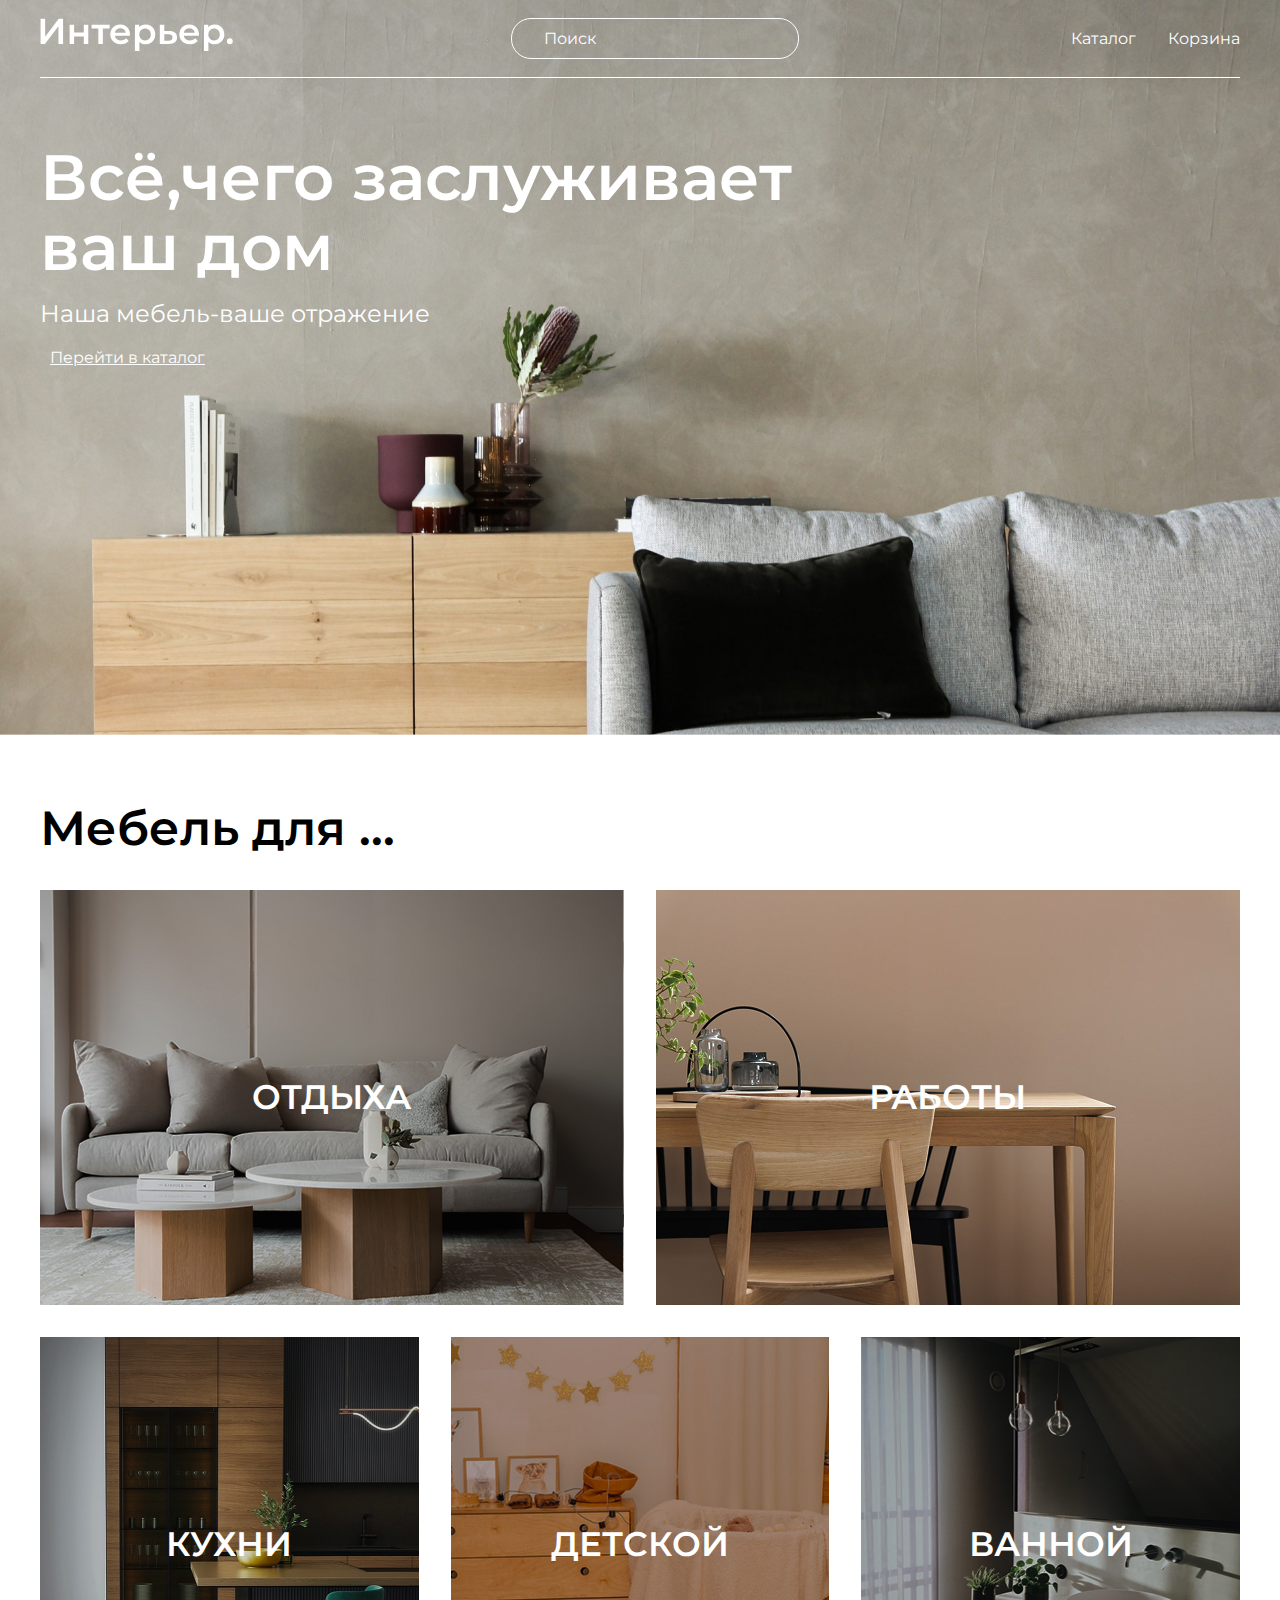
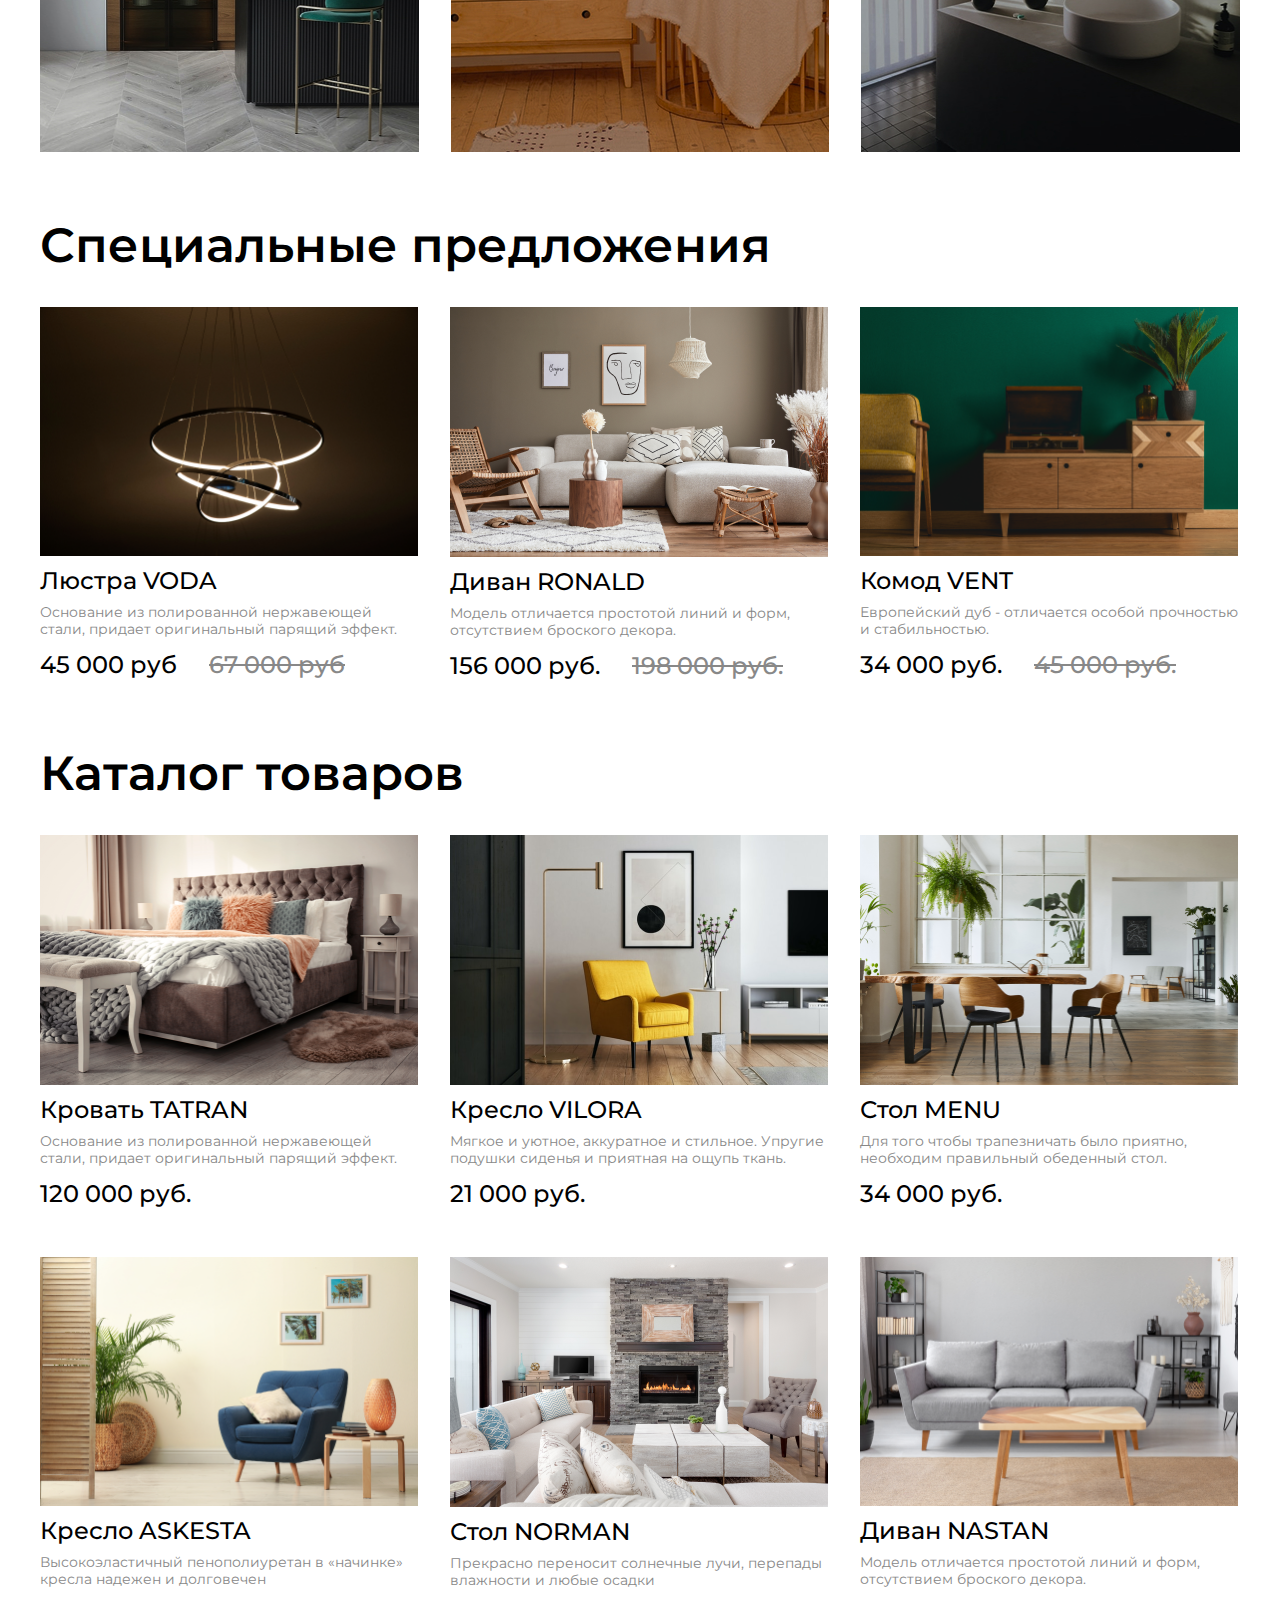
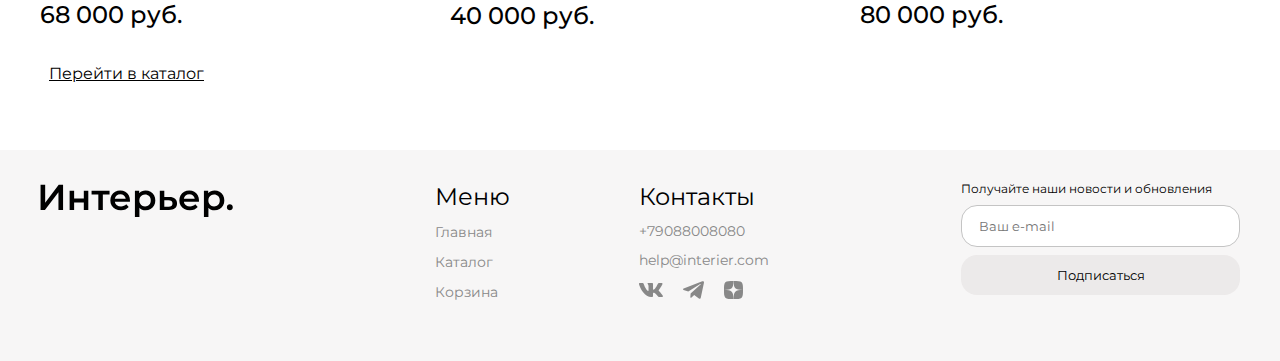
<file: index.html>
<!DOCTYPE html>
<html lang="en">
<head>
  <meta charset="UTF-8">
  <meta name="viewport" content="width=device-width,initial-scale=1.0">
  <title>Document</title>
  <link href="https://fonts.googleapis.com/css2?family=Montserrat:ital,wght@0,100..900;1,100..900&display=swap" 
  rel="stylesheet">
  <link rel="stylesheet" href="./style.css">
</head>
<body>
    <div class="top__head center">
      <header class="header center">
            <a class ="header__logo" href="index.html"><img class="logo__img" src="./img/logo.svg" alt="Интерьер."></a>
            <input placeholder="Поиск" class="header__input" type="text">
        <ul class="header__links">
          <li><a class="links" href="catalog.html">Каталог</a></li>
          <li><a class="links" href="backed.html">Корзина</a></li>
        </ul>
        <div class="menu__mob">
            <a href="Поиск"><svg width="20" height="19" viewBox="0 0 20 19" fill="none" xmlns="http://www.w3.org/2000/svg">
          <g clip-path="url(#clip0_310_627)">
          <path d="M5.7515 2.99141C4.59282 4.14838 3.91891 5.70363 3.86709 7.34023C3.81528 8.97682 4.38946 10.5716 5.47264 11.7995C6.55581 13.0275 8.06645 13.7962 9.69672 13.9491C11.2973 14.0991 12.8949 13.6444 14.1757 12.6766L17.5069 16.0085L17.5069 16.0085C17.5897 16.0914 17.6881 16.1571 17.7963 16.2019C17.9046 16.2468 18.0206 16.2698 18.1377 16.2698C18.2549 16.2698 18.3709 16.2468 18.4791 16.2019C18.5873 16.1571 18.6857 16.0914 18.7685 16.0085C18.8514 15.9257 18.9171 15.8274 18.9619 15.7191C19.0068 15.6109 19.0298 15.4949 19.0298 15.3777C19.0298 15.2606 19.0068 15.1446 18.9619 15.0363C18.9171 14.9281 18.8514 14.8298 18.7685 14.7469L18.7685 14.7469L15.4368 11.416C16.4021 10.135 16.8547 8.53846 16.7038 6.93943C16.5501 5.31054 15.7816 3.80139 14.5547 2.719C13.3277 1.63662 11.7345 1.06232 10.0992 1.11292C8.46381 1.16352 6.90917 1.83523 5.7515 2.99141ZM5.7515 2.99141L5.82216 3.06217L5.7515 2.99141ZM13.5895 4.25366C14.0271 4.68416 14.3751 5.19703 14.6135 5.76269C14.8518 6.32835 14.9758 6.93561 14.9783 7.54944C14.9808 8.16327 14.8618 8.77152 14.628 9.3391C14.3943 9.90669 14.0505 10.4224 13.6164 10.8564C13.1824 11.2905 12.6667 11.6343 12.0991 11.868C11.5315 12.1018 10.9233 12.2208 10.3094 12.2183C9.6956 12.2158 9.08834 12.0918 8.52268 11.8535C7.95702 11.6151 7.44415 11.2671 7.01365 10.8295C6.15334 9.95509 5.67341 8.77613 5.6784 7.54944C5.6834 6.32275 6.17291 5.14773 7.04032 4.28033C7.90772 3.41292 9.08274 2.92341 10.3094 2.91841C11.5361 2.91342 12.7151 3.39335 13.5895 4.25366Z" fill="white" stroke="white" stroke-width="0.2"/>
          </g>
          <defs>
          <clipPath id="clip0_310_627">
          <rect width="19" height="19" fill="white" transform="translate(0.800537)"/>
          </clipPath>
          </defs>
            </svg>
            </a>
            <a href="catalog.html"><svg width="20" height="21" viewBox="0 0 20 21" fill="none" xmlns="http://www.w3.org/2000/svg">
          <rect x="0.800537" y="0.900024" width="4.57143" height="4.57143" fill="white"/>
          <rect x="0.800537" y="8.21436" width="4.57143" height="4.57143" fill="white"/>
          <rect x="0.800537" y="15.5286" width="4.57143" height="4.57143" fill="white"/>
          <rect x="8.11401" y="8.21436" width="4.57143" height="4.57143" fill="white"/>
          <rect x="8.11401" y="15.5286" width="4.57143" height="4.57143" fill="white"/>
          <rect x="8.11401" y="0.900024" width="4.57143" height="4.57143" fill="white"/>
          <rect x="15.4285" y="8.21436" width="4.57143" height="4.57143" fill="white"/>
          <rect x="15.4285" y="15.5286" width="4.57143" height="4.57143" fill="white"/>
          <rect x="15.4285" y="0.900024" width="4.57143" height="4.57143" fill="white"/>
            </svg>
            </a>
            <a href="backed.html"><svg width="25" height="25" viewBox="0 0 25 25" fill="none" xmlns="http://www.w3.org/2000/svg">
          <path d="M14.5834 20.8333C15.1359 20.8333 15.6658 20.6138 16.0566 20.2231C16.4473 19.8324 16.6667 19.3025 16.6667 18.75C16.6667 18.1974 16.4473 17.6675 16.0566 17.2768C15.6658 16.8861 15.1359 16.6666 14.5834 16.6666C14.0309 16.6666 13.501 16.8861 13.1103 17.2768C12.7196 17.6675 12.5001 18.1974 12.5001 18.75C12.5001 19.3025 12.7196 19.8324 13.1103 20.2231C13.501 20.6138 14.0309 20.8333 14.5834 20.8333ZM7.29174 20.8333C7.84428 20.8333 8.37418 20.6138 8.76488 20.2231C9.15558 19.8324 9.37508 19.3025 9.37508 18.75C9.37508 18.1974 9.15558 17.6675 8.76488 17.2768C8.37418 16.8861 7.84428 16.6666 7.29174 16.6666C6.73921 16.6666 6.20931 16.8861 5.81861 17.2768C5.4279 17.6675 5.20841 18.1974 5.20841 18.75C5.20841 19.3025 5.4279 19.8324 5.81861 20.2231C6.20931 20.6138 6.73921 20.8333 7.29174 20.8333ZM20.873 6.16975C21.133 6.16136 21.3796 6.05217 21.5606 5.86525C21.7416 5.67834 21.8428 5.42836 21.8428 5.16819C21.8428 4.90801 21.7416 4.65804 21.5606 4.47112C21.3796 4.28421 21.133 4.17501 20.873 4.16663H19.674C18.7345 4.16663 17.922 4.81871 17.7178 5.73538L16.4126 11.6125C16.2084 12.5291 15.3959 13.1812 14.4563 13.1812H6.63133L5.12924 7.17079H14.8636C15.1212 7.15904 15.3644 7.04844 15.5425 6.86199C15.7206 6.67555 15.82 6.42761 15.82 6.16975C15.82 5.91189 15.7206 5.66395 15.5425 5.47751C15.3644 5.29106 15.1212 5.18046 14.8636 5.16871H5.12924C4.82473 5.16862 4.5242 5.23796 4.25051 5.37145C3.97682 5.50495 3.73716 5.69909 3.54976 5.93911C3.36236 6.17913 3.23215 6.45872 3.16903 6.75662C3.10591 7.05452 3.11154 7.36289 3.1855 7.65829L4.68758 13.6666C4.79586 14.1002 5.046 14.485 5.39821 14.7601C5.75042 15.0351 6.18447 15.1844 6.63133 15.1843H14.4563C15.368 15.1845 16.2524 14.8736 16.9636 14.3032C17.6748 13.7327 18.1701 12.9368 18.3678 12.0468L19.674 6.16975H20.873Z" fill="white"/>
            </svg>
            </a>
        </div>
      </header>
       <b><h1 class="top__title">Всё,чего заслуживает ваш дом</h1></b>
          <p class="top__text"> Наша мебель-ваше отражение</p>
            <a href="catalog.html" class="linki">Перейти в каталог</a>
    </div>
      <section>
        <div class="for__box center">
        <h3 class="spe__title">Мебель для ... </h3>
        <div class="for">
        <div class="for__item for__item_1 for__item_big">ОТДЫХА</div>
        <div class="for__item for__item_2 for__item_big">РАБОТЫ</div>
        <div class="for__item for__item_3">КУХНИ</div>
        <div class="for__item for__item_4">ДЕТСКОЙ</div>
        <div class="for__item for__item_5">ВАННОЙ</div>
        </div>
        </div>
      </section>  
      <div class="product__box center">
        <h2 class="spe__title">Специальные предложения </h2>
        <div class="product__content">
          <div class="product">
            <img src="./img/1.png" alt="Люстра" class="product__img">
            <a class="product__name" href="product.html">Люстра VODA</a>
          <div class="product__description">Основание из полированной нержавеющей стали,
            придает оригинальный парящий эффект.</div>
          <div class="product__box_price">
            <span class="product__price">45 000 руб</span>
            <span class="product__price product__price_old">67 000 руб</span>
          </div>
          </div>
          <div class="product">   
              <img src="./img/2.png" alt="Диван" class="product__img">
              <a class="product__name" href="product.html">Диван RONALD</a>
            <div class="product__description">Модель отличается простотой линий и форм,
              отсутствием броского декора.</div>
            <div class="product__box_price">
              <span class="product__price">156 000 руб.</span>
              <span class="product__price product__price_old">198 000 руб.</span>
            </div>
          </div>       
          <div class="product" >      
                <img src="./img/3.png" alt="Комод" class="product__img">
                <a class="product__name" href="product.html">Комод VENT</a>
              <div class="product__description">Европейский дуб - отличается особой 
              прочностью и стабильностью.</div>
              <div class="product__box_price">
                <span class="product__price">34 000 руб.</span>
                <span class="product__price product__price_old">45 000 руб.</span>
              </div>
          </div>
        </div>
      </div>
      <div class="product__box center">
          <h3 class="spe__title">Каталог товаров</h3>
          <div class="product__content">
        <div class="product">
            <img src="./img/4.png" alt="Кровать" class="product__img">
            <a class="product__name" href="product.html"> Кровать TATRAN</a>
          <div class="product__description">Основание из полированной нержавеющей стали,
        придает оригинальный парящий эффект.</div>
          <div class="product__box_price">
          <div class="product__price">120 000 руб.</div>
          </div>    
        </div>
        <div class="product">
            <img src="./img/5.png" alt="Кресло" class="product__img">
            <a class="product__name" href="product.html">Кресло VILORA</a>
          <div class="product__description">Мягкое и уютное, аккуратное и стильное.
        Упругие подушки сиденья и приятная на ощупь ткань. </div>
          <div class="product__box_price">
          <div class="product__price">21 000 руб.</div>
          </div>
        </div>
        <div class="product">
            <img src="./img/6.png" alt="Стол" class="product__img">
            <a class="product__name" href="product.html">Стол MENU</a>
      <div class="product__description">Для того чтобы трапезничать было приятно,
        необходим правильный обеденный стол.</div>
        <div class="product__box_price">
      <div class="product__price">34 000 руб.</div>
        </div>
        </div>
        <div class="product">
              <img src="./img/7.png" alt="Кресло" class="product__img">
              <a class="product__name" href="product.html">Кресло ASKESTA</a>
          <div class="product__description">Высокоэластичный пенополиуретан в «начинке»
        кресла надежен и долговечен</div>
          <div class="product__box_price">
          <div class="product__price">68 000 руб.</div>
          </div>
        </div>
        <div class="product">
              <img src="./img/8.png" alt="Стол" class="product__img">
              <a class="product__name" href="product.html">Стол NORMAN</a>
            <div class="product__description">Прекрасно переносит солнечные лучи,
        перепады влажности и любые осадки</div>
            <div class="product__box_price">
            <div class="product__price">40 000 руб.</div>
            </div>
        </div>
        <div class="product">
              <img src="./img/9.png" alt="Диван" class="product__img">
              <a class="product__name" href="product.html">Диван NASTAN</a>
          <div class="product__description">Модель отличается простотой линий и форм,
        отсутствием броского декора. </div>
          <div class="product__box_price">
          <div class="product__price">80 000 руб.</div>
          </div>
        </div>
          </div>
      </div>
        <nav class="box__catalog center">
            <a href="catalog.html" class="box__catalog_linki">Перейти в каталог</a>
        </nav>  
    <footer class="footer center">
          <a href="index.html" class="footer__logo"><img src="./img/Интерьер..svg"
                     alt="logo"></a>
        <div class="footer__content">
        <div class="footer__information">
          <nav class="footer__item">
        <h4 class="information__title">Меню</h4>
        <div class="footer__list">
              <a class="footer__link" href="index.html">Главная</a>
              <a class="footer__link" href="catalog.html">Каталог</a>
              <a class="footer__link" href="backed.html">Корзина</a>
        </div>
          </nav>
          <nav class="footer__item">
        <div class="footer__item">
        <h4 class="information__title">Контакты</h4>
            <a class="namber" href="namber.html">+79088008080</a>
            <a class="email" href="email.html">help@interier.com</a>
        </div>
        <div class="footer__icons">
            <a href="#"><svg width="24" height="14" viewBox="0 0 24 14" fill="none" xmlns="http://www.w3.org/2000/svg">
            <path fill-rule="evenodd" clip-rule="evenodd" d="M23.45 0.948C23.616 0.402 23.45 0 22.655 0H20.03C19.362 0 19.054 0.347 18.887 0.73C18.887 0.73 17.552 3.926 15.661 6.002C15.049 6.604 14.771 6.795 14.437 6.795C14.27 6.795 14.019 6.604 14.019 6.057V0.948C14.019 0.292 13.835 0 13.279 0H9.151C8.734 0 8.483 0.304 8.483 0.593C8.483 1.214 9.429 1.358 9.526 3.106V6.904C9.526 7.737 9.373 7.888 9.039 7.888C8.149 7.888 5.984 4.677 4.699 1.003C4.45 0.288 4.198 0 3.527 0H0.9C0.15 0 0 0.347 0 0.73C0 1.412 0.89 4.8 4.145 9.281C6.315 12.341 9.37 14 12.153 14C13.822 14 14.028 13.632 14.028 12.997V10.684C14.028 9.947 14.186 9.8 14.715 9.8C15.105 9.8 15.772 9.992 17.33 11.467C19.11 13.216 19.403 14 20.405 14H23.03C23.78 14 24.156 13.632 23.94 12.904C23.702 12.18 22.852 11.129 21.725 9.882C21.113 9.172 20.195 8.407 19.916 8.024C19.527 7.533 19.638 7.314 19.916 6.877C19.916 6.877 23.116 2.451 23.449 0.948H23.45Z" fill="#888888"/>
            </svg></a>
            <a href="#"><svg width="21" height="18" viewBox="0 0 21 18" fill="none" xmlns="http://www.w3.org/2000/svg">
              <path d="M19.2957 0.363004L0.690684 7.57461C-0.0580144 7.91045 -0.311245 8.58298 0.509724 8.94798L5.28271 10.4727L16.8232 3.30353C17.4533 2.85347 18.0984 2.97348 17.5433 3.46858L7.63159 12.4893L7.32024 16.3069C7.60862 16.8964 8.13666 16.8991 8.47348 16.6061L11.2157 13.998L15.9122 17.533C17.003 18.1821 17.5965 17.7632 17.8312 16.5735L20.9117 1.91163C21.2315 0.447168 20.6861 -0.19809 19.2957 0.363004Z" fill="#888888"/>
              </svg>
              </a>
            <a href="#"><svg width="19" height="18" viewBox="0 0 19 18" fill="none" xmlns="http://www.w3.org/2000/svg">
              <path d="M11.3326 10.7357C9.83979 12.195 9.73122 14.0143 9.60229 18C13.5244 18 16.2319 17.9871 17.6298 16.7014C18.9869 15.3771 19.0005 12.69 19.0005 9.09643C14.7934 9.225 12.873 9.32143 11.3326 10.7357ZM0.00050354 9.09643C0.00050354 12.69 0.014075 15.3771 1.37122 16.7014C2.76907 17.9871 5.47657 18 9.39872 18C9.263 14.0143 9.16122 12.195 7.66836 10.7357C6.128 9.32143 4.20765 9.21857 0.00050354 9.09643ZM9.39872 0C5.48336 0 2.76907 0.0128571 1.37122 1.29857C0.014075 2.62286 0.00050354 5.31 0.00050354 8.90357C4.20765 8.775 6.128 8.67857 7.66836 7.26429C9.16122 5.805 9.26979 3.98571 9.39872 0ZM11.3326 7.26429C9.83979 5.805 9.73122 3.98571 9.60229 0C13.5244 0 16.2319 0.0128571 17.6298 1.29857C18.9869 2.62286 19.0005 5.31 19.0005 8.90357C14.7934 8.775 12.873 8.67857 11.3326 7.26429Z" fill="#888888"/>
              </svg>
              </a>
        </div>
        </nav>
    </div>
    <form class="footer__form" action= "#">
        <div class="footer__form footer__item">
            <p class="receive">Получайте наши новости и обновления</p>
            <input placeholder="Ваш e-mail" class="enter" type="text"> 
            <button class="subscribe">Подписаться</button>
        </div>
    </form>
        </div>
    </footer>
</body>
</html>
</file>
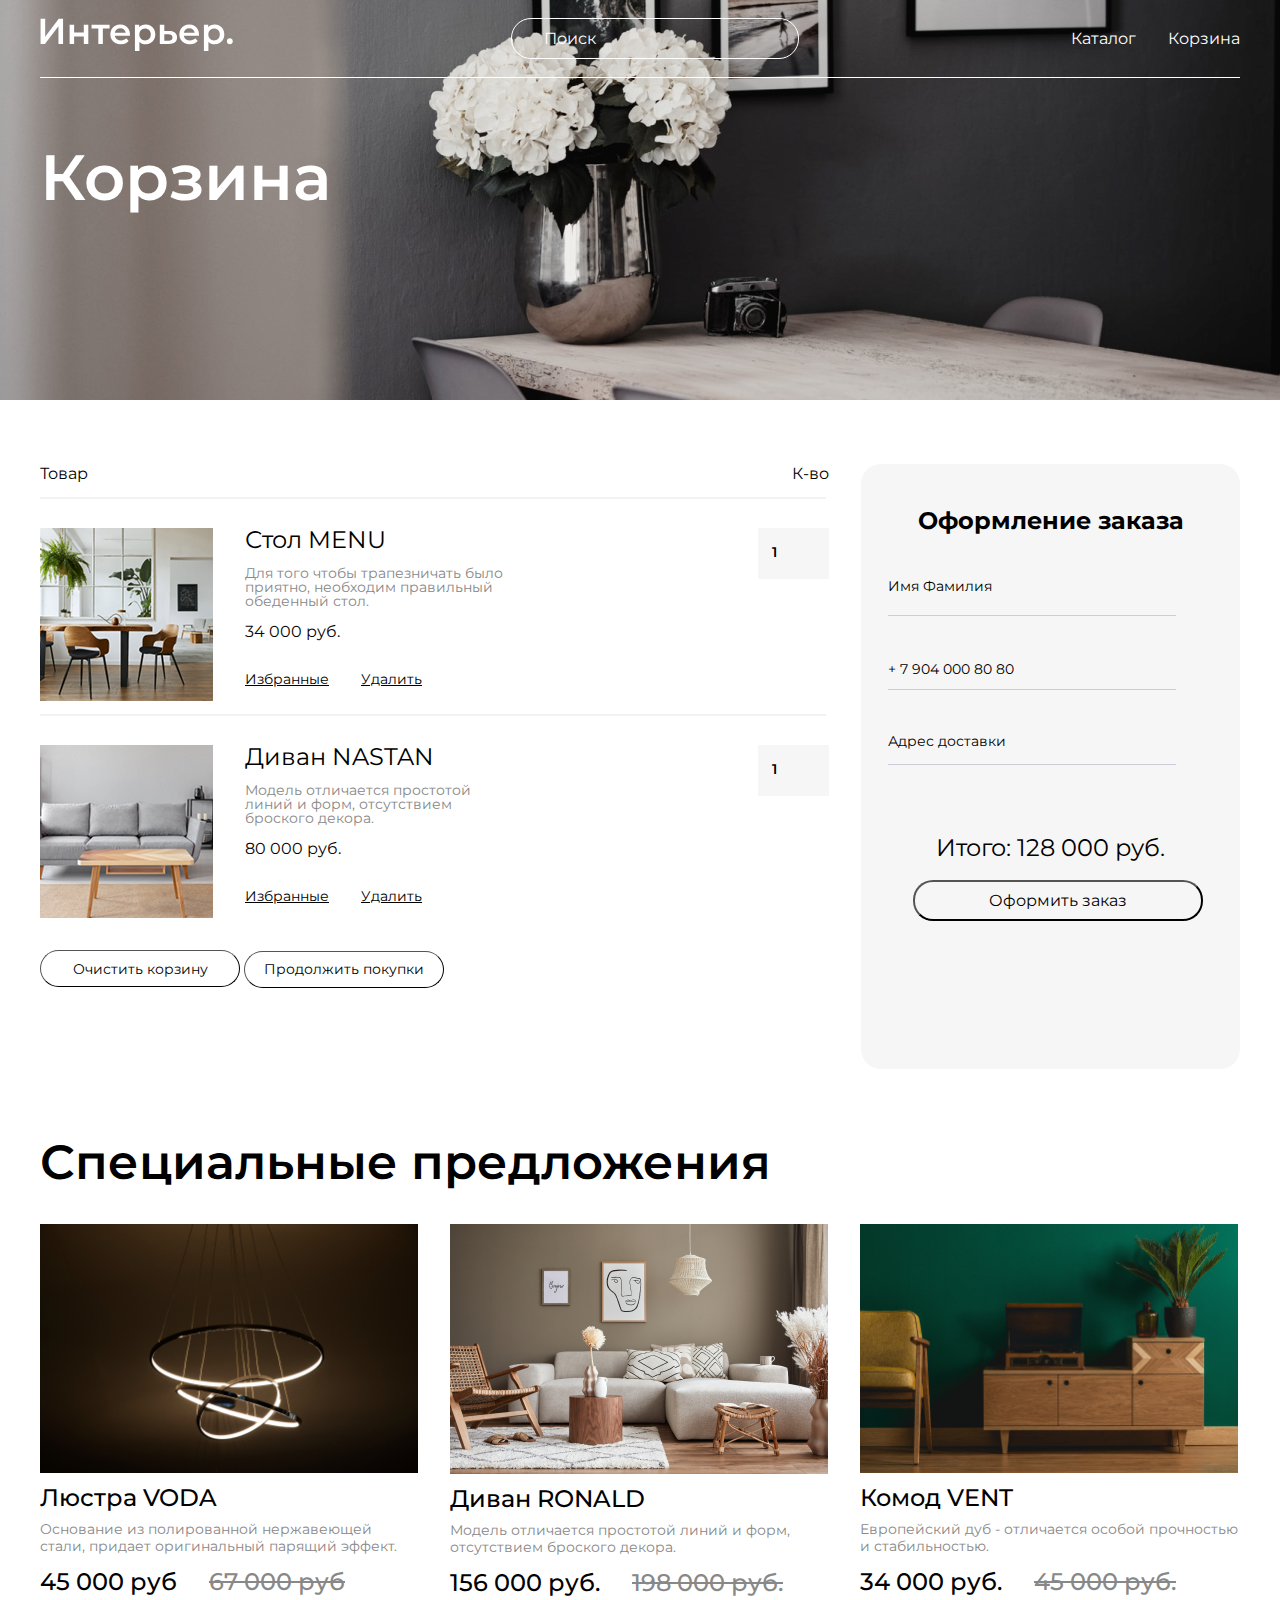
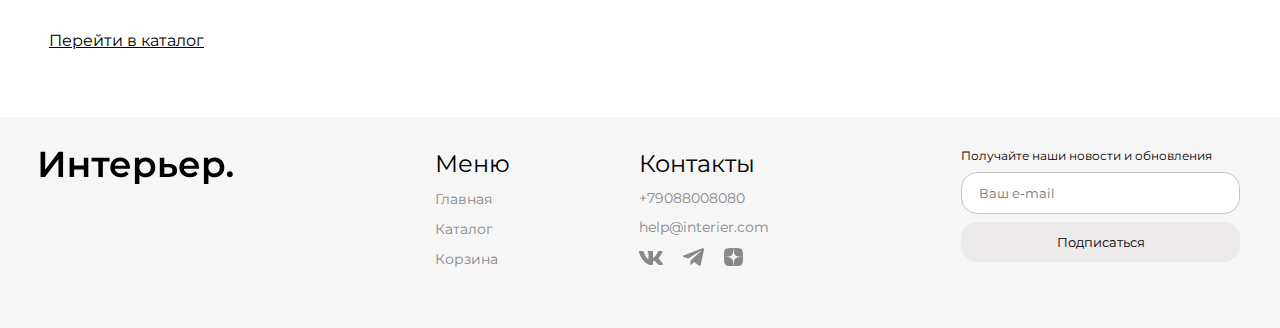
<file: backed.html>
<!DOCTYPE html>
<html lang="en">
<head>
  <meta charset="UTF-8">
  <meta name="viewport" content="width=device-width,initial-scale=1.0">
  <title>Document</title>
  <link href="https://fonts.googleapis.com/css2?family=Montserrat:ital,wght@0,100..900;1,100..900&display=swap" 
  rel="stylesheet">
  <link rel= "stylesheet"  href="./style.css">
</head>
<body>
    <div class="top__bac center">
      <header class="header center">
          <a class ="header__logo" href="index.html">
          <img class="logo__img" src="./img/logo.svg" alt="Интерьер."></a>
          <input placeholder="Поиск" class="header__input" type="text">
        <ul class="header__links">
          <li><a class="links" href="catalog.html">Каталог</a></li>
          <li><a class="links" href="backed.html">Корзина</a></li>
        </ul>
        <div class="menu__mob">
          <a href="Поиск"><svg width="20" height="19" viewBox="0 0 20 19" fill="none" xmlns="http://www.w3.org/2000/svg">
            <g clip-path="url(#clip0_310_627)">
            <path d="M5.7515 2.99141C4.59282 4.14838 3.91891 5.70363 3.86709 7.34023C3.81528 8.97682 4.38946 10.5716 5.47264 11.7995C6.55581 13.0275 8.06645 13.7962 9.69672 13.9491C11.2973 14.0991 12.8949 13.6444 14.1757 12.6766L17.5069 16.0085L17.5069 16.0085C17.5897 16.0914 17.6881 16.1571 17.7963 16.2019C17.9046 16.2468 18.0206 16.2698 18.1377 16.2698C18.2549 16.2698 18.3709 16.2468 18.4791 16.2019C18.5873 16.1571 18.6857 16.0914 18.7685 16.0085C18.8514 15.9257 18.9171 15.8274 18.9619 15.7191C19.0068 15.6109 19.0298 15.4949 19.0298 15.3777C19.0298 15.2606 19.0068 15.1446 18.9619 15.0363C18.9171 14.9281 18.8514 14.8298 18.7685 14.7469L18.7685 14.7469L15.4368 11.416C16.4021 10.135 16.8547 8.53846 16.7038 6.93943C16.5501 5.31054 15.7816 3.80139 14.5547 2.719C13.3277 1.63662 11.7345 1.06232 10.0992 1.11292C8.46381 1.16352 6.90917 1.83523 5.7515 2.99141ZM5.7515 2.99141L5.82216 3.06217L5.7515 2.99141ZM13.5895 4.25366C14.0271 4.68416 14.3751 5.19703 14.6135 5.76269C14.8518 6.32835 14.9758 6.93561 14.9783 7.54944C14.9808 8.16327 14.8618 8.77152 14.628 9.3391C14.3943 9.90669 14.0505 10.4224 13.6164 10.8564C13.1824 11.2905 12.6667 11.6343 12.0991 11.868C11.5315 12.1018 10.9233 12.2208 10.3094 12.2183C9.6956 12.2158 9.08834 12.0918 8.52268 11.8535C7.95702 11.6151 7.44415 11.2671 7.01365 10.8295C6.15334 9.95509 5.67341 8.77613 5.6784 7.54944C5.6834 6.32275 6.17291 5.14773 7.04032 4.28033C7.90772 3.41292 9.08274 2.92341 10.3094 2.91841C11.5361 2.91342 12.7151 3.39335 13.5895 4.25366Z" fill="white" stroke="white" stroke-width="0.2"/>
            </g>
            <defs>
            <clipPath id="clip0_310_627">
            <rect width="19" height="19" fill="white" transform="translate(0.800537)"/>
            </clipPath>
            </defs>
            </svg>
            </a>
          <a href="catalog.html"><svg width="20" height="21" viewBox="0 0 20 21" fill="none" xmlns="http://www.w3.org/2000/svg">
            <rect x="0.800537" y="0.900024" width="4.57143" height="4.57143" fill="white"/>
            <rect x="0.800537" y="8.21436" width="4.57143" height="4.57143" fill="white"/>
            <rect x="0.800537" y="15.5286" width="4.57143" height="4.57143" fill="white"/>
            <rect x="8.11401" y="8.21436" width="4.57143" height="4.57143" fill="white"/>
            <rect x="8.11401" y="15.5286" width="4.57143" height="4.57143" fill="white"/>
            <rect x="8.11401" y="0.900024" width="4.57143" height="4.57143" fill="white"/>
            <rect x="15.4285" y="8.21436" width="4.57143" height="4.57143" fill="white"/>
            <rect x="15.4285" y="15.5286" width="4.57143" height="4.57143" fill="white"/>
            <rect x="15.4285" y="0.900024" width="4.57143" height="4.57143" fill="white"/>
            </svg>
            </a>
          <a href="backed.html"><svg width="25" height="25" viewBox="0 0 25 25" fill="none" xmlns="http://www.w3.org/2000/svg">
            <path d="M14.5834 20.8333C15.1359 20.8333 15.6658 20.6138 16.0566 20.2231C16.4473 19.8324 16.6667 19.3025 16.6667 18.75C16.6667 18.1974 16.4473 17.6675 16.0566 17.2768C15.6658 16.8861 15.1359 16.6666 14.5834 16.6666C14.0309 16.6666 13.501 16.8861 13.1103 17.2768C12.7196 17.6675 12.5001 18.1974 12.5001 18.75C12.5001 19.3025 12.7196 19.8324 13.1103 20.2231C13.501 20.6138 14.0309 20.8333 14.5834 20.8333ZM7.29174 20.8333C7.84428 20.8333 8.37418 20.6138 8.76488 20.2231C9.15558 19.8324 9.37508 19.3025 9.37508 18.75C9.37508 18.1974 9.15558 17.6675 8.76488 17.2768C8.37418 16.8861 7.84428 16.6666 7.29174 16.6666C6.73921 16.6666 6.20931 16.8861 5.81861 17.2768C5.4279 17.6675 5.20841 18.1974 5.20841 18.75C5.20841 19.3025 5.4279 19.8324 5.81861 20.2231C6.20931 20.6138 6.73921 20.8333 7.29174 20.8333ZM20.873 6.16975C21.133 6.16136 21.3796 6.05217 21.5606 5.86525C21.7416 5.67834 21.8428 5.42836 21.8428 5.16819C21.8428 4.90801 21.7416 4.65804 21.5606 4.47112C21.3796 4.28421 21.133 4.17501 20.873 4.16663H19.674C18.7345 4.16663 17.922 4.81871 17.7178 5.73538L16.4126 11.6125C16.2084 12.5291 15.3959 13.1812 14.4563 13.1812H6.63133L5.12924 7.17079H14.8636C15.1212 7.15904 15.3644 7.04844 15.5425 6.86199C15.7206 6.67555 15.82 6.42761 15.82 6.16975C15.82 5.91189 15.7206 5.66395 15.5425 5.47751C15.3644 5.29106 15.1212 5.18046 14.8636 5.16871H5.12924C4.82473 5.16862 4.5242 5.23796 4.25051 5.37145C3.97682 5.50495 3.73716 5.69909 3.54976 5.93911C3.36236 6.17913 3.23215 6.45872 3.16903 6.75662C3.10591 7.05452 3.11154 7.36289 3.1855 7.65829L4.68758 13.6666C4.79586 14.1002 5.046 14.485 5.39821 14.7601C5.75042 15.0351 6.18447 15.1844 6.63133 15.1843H14.4563C15.368 15.1845 16.2524 14.8736 16.9636 14.3032C17.6748 13.7327 18.1701 12.9368 18.3678 12.0468L19.674 6.16975H20.873Z" fill="white"/>
            </svg>
            </a>
        </div>
      </header>
      <h1 class="top__title">Корзина</h1>
      </div>
      <div class="bac center">
      <div class="bac__content">
      <div class="bac__prod_box">
        <p class="bac__prod">Товар</p>
        <p class="bac__prod">К-во</p>
      </div>
        <img class="bac__vectors" src="./img/Vector1.png" alt="вектор">
      <div class="bac__item">
      <div class="bac__left">
        <img class="bac__meb" src="./img/image51.jpg" alt="Стол">   
      <div class="bac__info">
      <h4 class="bac__name">Стол MENU</h4>
        <p class="bac__text">Для того чтобы трапезничать было приятно, 
          необходим правильный обеденный стол.</p>
        <p class="bac__price">34 000 руб.</p>
      <div class="bac__rel">
          <a class="bac__rel" href="#">Избранные</a>
          <a class="bac__rel" href="#">Удалить</a>
      </div>
      </div>
      </div>
      <form class="bac__put">
        <label for="bac__namber_r"><input class="bac__namber" 
        type ="number" placeholder="1" min="1" id="bac__namber_r"></label>
      </form>
      </div>
          <img class="bac__vector" src="./img/Vector1.png" alt="Vector"> 
      <div class="bac__item">
      <div class="bac__left">
          <img class="bac__meb" src="./img/image52jpg" alt="Диван"> 
      <div class="bac__info">   
      <h4 class="bac__name">Диван NASTAN</h4>
        <p class="bac__text">Модель отличается простотой линий и форм, 
            отсутствием броского декора. </p>
        <p class="bac__price">80 000 руб.</p>
      <div class="bac__rel">
          <a class="bac__rel" href="#">Избранные</a>
          <a class="bac__rel" href="#">Удалить</a>
      </div>
      </div>     
      </div>
      <form class="bac__put" >
        <label for="bac__namber_r"><input class="bac__namber" 
        type ="number" placeholder="1" min="1" id="bac__namber_r"></label>
      </form>
      </div>
      <a href="catalog.html" class="bac__clear">
        <button class="bac__clear">Очистить корзину</button></a>
      <a href="catalog.html" class="bac__get">
        <button class="bac__get">Продолжить покупки</button></a>
      </div>
    <div class="bac__forms">
      <h3 class="bac__title">Оформление заказа</h3>
        
      <form class="bac__bond" action="/submit" method="post">
       <p class="bac__fam"><input class="bac__fam" 
          type="text" placeholder="Имя Фамилия" id="bac__fam"></p>
        
          <img class="bac__line" src="./img/Line4.png" alt="line">
            <p class="bac__nambers"><input class="bac__nambers" 
          type="text" placeholder="+ 7 904 000 80 80" id="bac__nambers">
           <img class="bac__line" src="./img/Line4.png" alt="line">
            <p class="bac__address"><input class="bac__address" 
              type="text" placeholder="Адрес доставки" id="bac__address"></p>
          <img class="bac__line" src="./img/Line4.png" alt="line">
        </form>
      <div class="bac__prices_sum">Итого: 128 000 руб.</div>
      <a href="backed.html" class="bac__go">
      <button class="bac__go">Оформить заказ</button>
      </a>
   </div>
      </div> 
      <section class="product__box center">
      <h2 class="spe__title">Специальные предложения </h2>
      <div class="product__content">
        <div class="product">
              <img src="./img/1.png" alt="Люстра" class="product__img">
              <a class="product__name" href="product.html">Люстра VODA</a>
          <div class="product__description">Основание из полированной нержавеющей стали,
            придает оригинальный парящий эффект.</div>
          <div class="product__box_price">
            <span class="product__price">45 000 руб</span>
            <span class="product__price product__price_old">67 000 руб</span>
          </div>
        </div>
        <div class="product">   
              <img src="./img/2.png" alt="Диван" class="product__img">
              <a class="product__name" href="product.html">Диван RONALD</a>
          <div class="product__description">Модель отличается простотой линий и форм,
              отсутствием броского декора.</div>
          <div class="product__box_price">
            <span class="product__price">156 000 руб.</span>
            <span class="product__price product__price_old">198 000 руб.</span>
          </div>
        </div>       
        <div class="product" >      
              <img src="./img/3.png" alt="Комод" class="product__img">
              <a class="product__name" href="product.html">Комод VENT</a>
            <div class="product__description">Европейский дуб - отличается особой 
              прочностью и стабильностью.</div>
            <div class="product__box_price">
              <span class="product__price">34 000 руб.</span>
              <span class="product__price product__price_old">45 000 руб.</span>
            </div>
        </div>
      </div>
      </section>
      <nav class="box__catalog center">
          <a href="catalog.html" class="box__catalog_linki">Перейти в каталог</a>
      </nav>  
    <footer class="footer center">
          <a href="index.html" class="footer__logo"><img src="./img/Интерьер..svg"
                     alt="logo"></a>
      <div class="footer__content">
      <div class="footer__information">
        <nav class="footer__item">
      <h4  class="information__title">Меню</h4>
      <div class="footer__list">
          <a class="footer__link" href="index.html">Главная</a>
          <a class="footer__link" href="catalog.html">Каталог</a>
          <a class="footer__link" href="backed.html">Корзина</a>
      </div>
        </nav>
        <nav class="footer__item">
      <div class="footer__item">
      <h4 class="information__title">Контакты</h4>
          <a class="namber" href="namber.html">+79088008080</a>
          <a class="email" href="email.html">help@interier.com</a>
      </div>
      <div class="footer__icons">
          <a href="#"><svg width="24" height="14" viewBox="0 0 24 14" fill="none" xmlns="http://www.w3.org/2000/svg">
              <path fill-rule="evenodd" clip-rule="evenodd" d="M23.45 0.948C23.616 0.402 23.45 0 22.655 0H20.03C19.362 0 19.054 0.347 18.887 0.73C18.887 0.73 17.552 3.926 15.661 6.002C15.049 6.604 14.771 6.795 14.437 6.795C14.27 6.795 14.019 6.604 14.019 6.057V0.948C14.019 0.292 13.835 0 13.279 0H9.151C8.734 0 8.483 0.304 8.483 0.593C8.483 1.214 9.429 1.358 9.526 3.106V6.904C9.526 7.737 9.373 7.888 9.039 7.888C8.149 7.888 5.984 4.677 4.699 1.003C4.45 0.288 4.198 0 3.527 0H0.9C0.15 0 0 0.347 0 0.73C0 1.412 0.89 4.8 4.145 9.281C6.315 12.341 9.37 14 12.153 14C13.822 14 14.028 13.632 14.028 12.997V10.684C14.028 9.947 14.186 9.8 14.715 9.8C15.105 9.8 15.772 9.992 17.33 11.467C19.11 13.216 19.403 14 20.405 14H23.03C23.78 14 24.156 13.632 23.94 12.904C23.702 12.18 22.852 11.129 21.725 9.882C21.113 9.172 20.195 8.407 19.916 8.024C19.527 7.533 19.638 7.314 19.916 6.877C19.916 6.877 23.116 2.451 23.449 0.948H23.45Z" fill="#888888"/>
              </svg></a>
          <a href="#"><svg width="21" height="18" viewBox="0 0 21 18" fill="none" xmlns="http://www.w3.org/2000/svg">
              <path d="M19.2957 0.363004L0.690684 7.57461C-0.0580144 7.91045 -0.311245 8.58298 0.509724 8.94798L5.28271 10.4727L16.8232 3.30353C17.4533 2.85347 18.0984 2.97348 17.5433 3.46858L7.63159 12.4893L7.32024 16.3069C7.60862 16.8964 8.13666 16.8991 8.47348 16.6061L11.2157 13.998L15.9122 17.533C17.003 18.1821 17.5965 17.7632 17.8312 16.5735L20.9117 1.91163C21.2315 0.447168 20.6861 -0.19809 19.2957 0.363004Z" fill="#888888"/>
              </svg>
              </a>
          <a href="#"><svg width="19" height="18" viewBox="0 0 19 18" fill="none" xmlns="http://www.w3.org/2000/svg">
              <path d="M11.3326 10.7357C9.83979 12.195 9.73122 14.0143 9.60229 18C13.5244 18 16.2319 17.9871 17.6298 16.7014C18.9869 15.3771 19.0005 12.69 19.0005 9.09643C14.7934 9.225 12.873 9.32143 11.3326 10.7357ZM0.00050354 9.09643C0.00050354 12.69 0.014075 15.3771 1.37122 16.7014C2.76907 17.9871 5.47657 18 9.39872 18C9.263 14.0143 9.16122 12.195 7.66836 10.7357C6.128 9.32143 4.20765 9.21857 0.00050354 9.09643ZM9.39872 0C5.48336 0 2.76907 0.0128571 1.37122 1.29857C0.014075 2.62286 0.00050354 5.31 0.00050354 8.90357C4.20765 8.775 6.128 8.67857 7.66836 7.26429C9.16122 5.805 9.26979 3.98571 9.39872 0ZM11.3326 7.26429C9.83979 5.805 9.73122 3.98571 9.60229 0C13.5244 0 16.2319 0.0128571 17.6298 1.29857C18.9869 2.62286 19.0005 5.31 19.0005 8.90357C14.7934 8.775 12.873 8.67857 11.3326 7.26429Z" fill="#888888"/>
              </svg>
              </a>
      </div>
        </nav>
      </div>
      <form class="footer__form" action= "#">
      <div class="footer__form footer__item">
        <p class="receive">Получайте наши новости и обновления </p>
            <input placeholder="Ваш e-mail" class="enter" type="text"> 
            <button class="subscribe">Подписаться</button>
      </div>
      </form>
      </div>
    </footer>
</body>
</html>
</file>
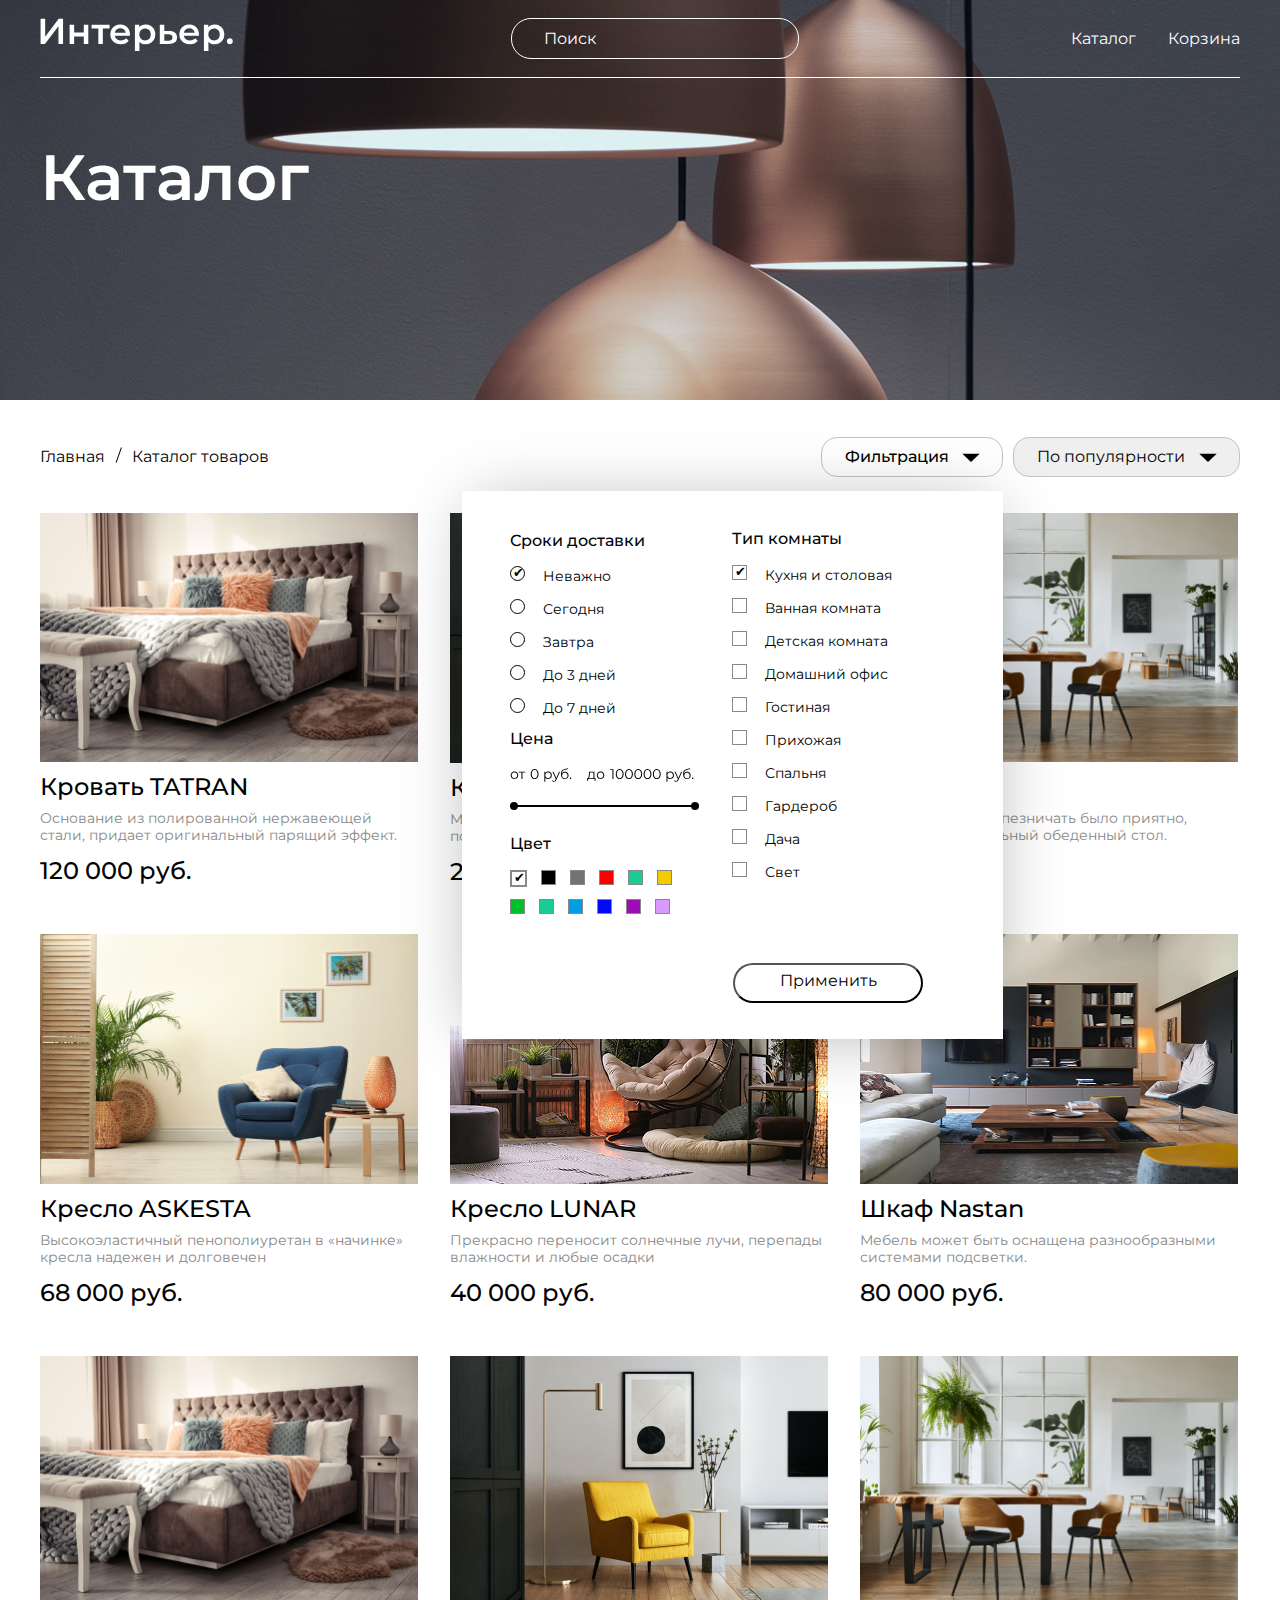
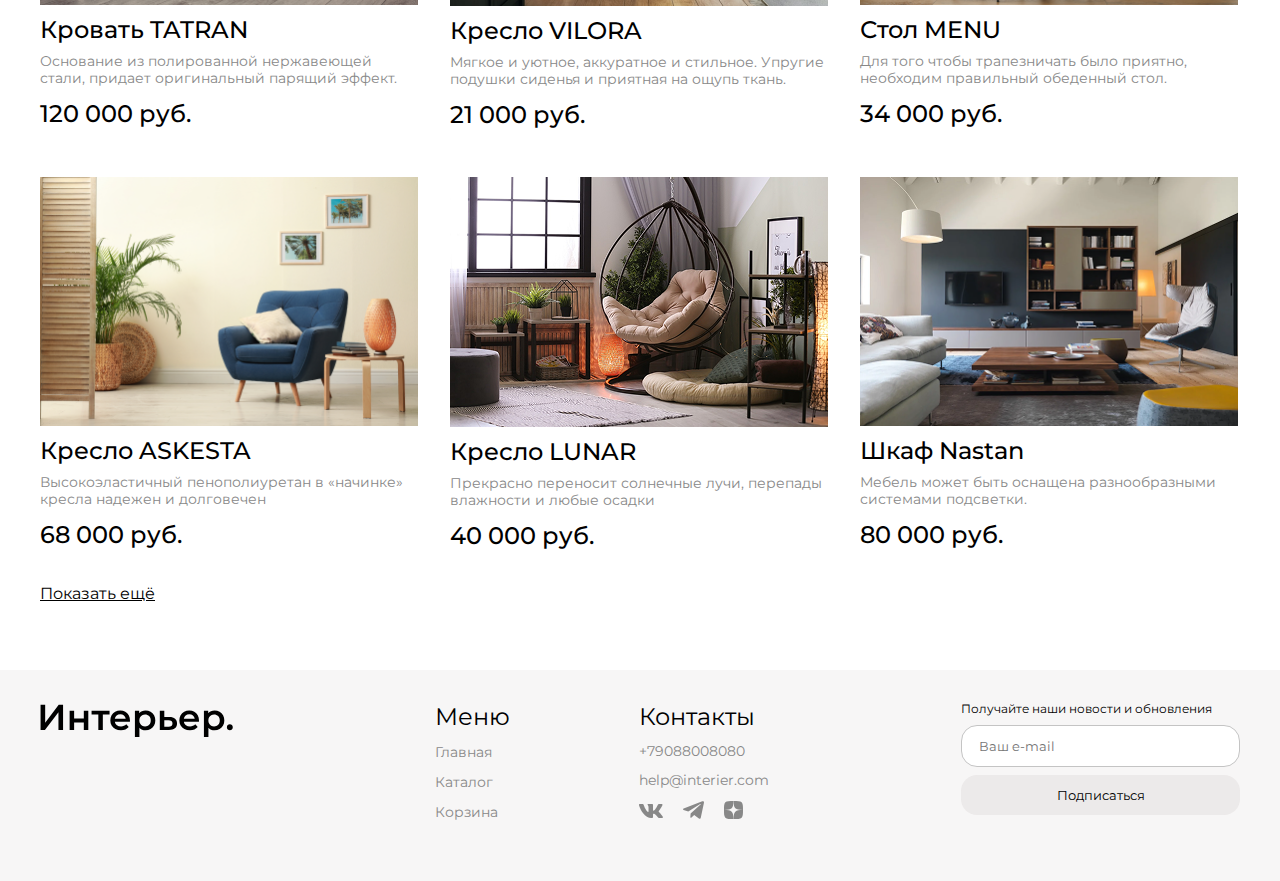
<file: catalog.html>
<!DOCTYPE html>
<html lang="en">
<head>
  <meta charset="UTF-8">
  <meta name="viewport" content="width=device-width,initial-scale=1.0">
  <title>Document</title>
  <link href="https://fonts.googleapis.com/css2?family=Montserrat:ital,wght@0,100..900;1,100..900&display=swap"
    rel="stylesheet">
  <link rel="stylesheet" href="./style.css">
</head>
<body>
    <div class="top center">
      <header class="header center">
            <a class="header__logo" href="index.html"><img class="logo__img" src="./img/logo.svg" alt="Интерьер."></a>
            <input placeholder="Поиск" class="header__input" type="text">
          <ul class="header__links">
            <li><a class="links" href="catalog.html">Каталог</a></li>
            <li><a class="links" href="backed.html">Корзина</a></li>
          </ul>
          <div class="menu__mob">
            <a href="Поиск"><svg width="20" height="19" viewBox="0 0 20 19" fill="none" xmlns="http://www.w3.org/2000/svg">
              <g clip-path="url(#clip0_310_627)">
              <path d="M5.7515 2.99141C4.59282 4.14838 3.91891 5.70363 3.86709 7.34023C3.81528 8.97682 4.38946 10.5716 5.47264 11.7995C6.55581 13.0275 8.06645 13.7962 9.69672 13.9491C11.2973 14.0991 12.8949 13.6444 14.1757 12.6766L17.5069 16.0085L17.5069 16.0085C17.5897 16.0914 17.6881 16.1571 17.7963 16.2019C17.9046 16.2468 18.0206 16.2698 18.1377 16.2698C18.2549 16.2698 18.3709 16.2468 18.4791 16.2019C18.5873 16.1571 18.6857 16.0914 18.7685 16.0085C18.8514 15.9257 18.9171 15.8274 18.9619 15.7191C19.0068 15.6109 19.0298 15.4949 19.0298 15.3777C19.0298 15.2606 19.0068 15.1446 18.9619 15.0363C18.9171 14.9281 18.8514 14.8298 18.7685 14.7469L18.7685 14.7469L15.4368 11.416C16.4021 10.135 16.8547 8.53846 16.7038 6.93943C16.5501 5.31054 15.7816 3.80139 14.5547 2.719C13.3277 1.63662 11.7345 1.06232 10.0992 1.11292C8.46381 1.16352 6.90917 1.83523 5.7515 2.99141ZM5.7515 2.99141L5.82216 3.06217L5.7515 2.99141ZM13.5895 4.25366C14.0271 4.68416 14.3751 5.19703 14.6135 5.76269C14.8518 6.32835 14.9758 6.93561 14.9783 7.54944C14.9808 8.16327 14.8618 8.77152 14.628 9.3391C14.3943 9.90669 14.0505 10.4224 13.6164 10.8564C13.1824 11.2905 12.6667 11.6343 12.0991 11.868C11.5315 12.1018 10.9233 12.2208 10.3094 12.2183C9.6956 12.2158 9.08834 12.0918 8.52268 11.8535C7.95702 11.6151 7.44415 11.2671 7.01365 10.8295C6.15334 9.95509 5.67341 8.77613 5.6784 7.54944C5.6834 6.32275 6.17291 5.14773 7.04032 4.28033C7.90772 3.41292 9.08274 2.92341 10.3094 2.91841C11.5361 2.91342 12.7151 3.39335 13.5895 4.25366Z" fill="white" stroke="white" stroke-width="0.2"/>
              </g>
              <defs>
              <clipPath id="clip0_310_627">
              <rect width="19" height="19" fill="white" transform="translate(0.800537)"/>
              </clipPath>
              </defs>
              </svg>
              </a>
            <a href="catalog.html"><svg width="20" height="21" viewBox="0 0 20 21" fill="none" xmlns="http://www.w3.org/2000/svg">
              <rect x="0.800537" y="0.900024" width="4.57143" height="4.57143" fill="white"/>
              <rect x="0.800537" y="8.21436" width="4.57143" height="4.57143" fill="white"/>
              <rect x="0.800537" y="15.5286" width="4.57143" height="4.57143" fill="white"/>
              <rect x="8.11401" y="8.21436" width="4.57143" height="4.57143" fill="white"/>
              <rect x="8.11401" y="15.5286" width="4.57143" height="4.57143" fill="white"/>
              <rect x="8.11401" y="0.900024" width="4.57143" height="4.57143" fill="white"/>
              <rect x="15.4285" y="8.21436" width="4.57143" height="4.57143" fill="white"/>
              <rect x="15.4285" y="15.5286" width="4.57143" height="4.57143" fill="white"/>
              <rect x="15.4285" y="0.900024" width="4.57143" height="4.57143" fill="white"/>
              </svg>
              </a>
            <a href="backed.html"><svg width="25" height="25" viewBox="0 0 25 25" fill="none" xmlns="http://www.w3.org/2000/svg">
              <path d="M14.5834 20.8333C15.1359 20.8333 15.6658 20.6138 16.0566 20.2231C16.4473 19.8324 16.6667 19.3025 16.6667 18.75C16.6667 18.1974 16.4473 17.6675 16.0566 17.2768C15.6658 16.8861 15.1359 16.6666 14.5834 16.6666C14.0309 16.6666 13.501 16.8861 13.1103 17.2768C12.7196 17.6675 12.5001 18.1974 12.5001 18.75C12.5001 19.3025 12.7196 19.8324 13.1103 20.2231C13.501 20.6138 14.0309 20.8333 14.5834 20.8333ZM7.29174 20.8333C7.84428 20.8333 8.37418 20.6138 8.76488 20.2231C9.15558 19.8324 9.37508 19.3025 9.37508 18.75C9.37508 18.1974 9.15558 17.6675 8.76488 17.2768C8.37418 16.8861 7.84428 16.6666 7.29174 16.6666C6.73921 16.6666 6.20931 16.8861 5.81861 17.2768C5.4279 17.6675 5.20841 18.1974 5.20841 18.75C5.20841 19.3025 5.4279 19.8324 5.81861 20.2231C6.20931 20.6138 6.73921 20.8333 7.29174 20.8333ZM20.873 6.16975C21.133 6.16136 21.3796 6.05217 21.5606 5.86525C21.7416 5.67834 21.8428 5.42836 21.8428 5.16819C21.8428 4.90801 21.7416 4.65804 21.5606 4.47112C21.3796 4.28421 21.133 4.17501 20.873 4.16663H19.674C18.7345 4.16663 17.922 4.81871 17.7178 5.73538L16.4126 11.6125C16.2084 12.5291 15.3959 13.1812 14.4563 13.1812H6.63133L5.12924 7.17079H14.8636C15.1212 7.15904 15.3644 7.04844 15.5425 6.86199C15.7206 6.67555 15.82 6.42761 15.82 6.16975C15.82 5.91189 15.7206 5.66395 15.5425 5.47751C15.3644 5.29106 15.1212 5.18046 14.8636 5.16871H5.12924C4.82473 5.16862 4.5242 5.23796 4.25051 5.37145C3.97682 5.50495 3.73716 5.69909 3.54976 5.93911C3.36236 6.17913 3.23215 6.45872 3.16903 6.75662C3.10591 7.05452 3.11154 7.36289 3.1855 7.65829L4.68758 13.6666C4.79586 14.1002 5.046 14.485 5.39821 14.7601C5.75042 15.0351 6.18447 15.1844 6.63133 15.1843H14.4563C15.368 15.1845 16.2524 14.8736 16.9636 14.3032C17.6748 13.7327 18.1701 12.9368 18.3678 12.0468L19.674 6.16975H20.873Z" fill="white"/>
              </svg>
              </a>
          </div>
      </header>
        <h1 class="top__title">Каталог</h1>
    </div>
    <div class="top__navigation center">
        <ul class="option ">
          <li><a class="option__links" href="index.html">Главная</a></li>
          <li><img src="./img/slash.png" alt="slash"></li>
          <li><a class="option__links" href="catalog.html">Каталог товаров</a></li>
        </ul>
      <div class="scan">
      <div class="filter ">
        <button class="filter-button">Фильтрация</button>
      <div class="boxs">
        <form class="boxs__form" action="#" method="get">
        <div class="boxs__form_filter">
            <fieldset class="boxs__form_fieldset">
              <legend class="filter__form_legend">Сроки доставки</legend>
              <div class="filter__radio">
              <div class="radio">
                  <input type="radio" id="any" name="delivery-time" checked >
                  <label class="radio__label" for="any">Неважно</label>
              </div>
              <div class="radio">
                  <input type="radio" id="today" name="delivery-time" >
                  <label class="radio__label" for="today">Сегодня</label>
              </div>
              <div class="radio">
                  <input type="radio" id="tomorow" name="delivery-time" >
                  <label class="radio__label" for="tomorow">Завтра</label>
              </div>
              <div class="radio">
                  <input type="radio" id="day" name="delivery-time" >
                  <label class="radio__label" for="day">До 3 дней</label>
              </div>
              <div class="radio">
                  <input type="radio" id="days" name="delivery-time" >
                  <label class="radio__label" for="days">До 7 дней</label>
              </div>
              </div>
            </fieldset>
            <fieldset class="filter__price_fieldset">
              <legend class="filter__price_legend">Цена</legend>
              <p class="filter__prices"></p>
            <div class="range">
                <label class="range__label"></label>
            <div class="range__container">
                <input class="range__input" type="range" name="range-1" min="1" max="100000" value="1"/>
                <input class="range__input" type="range" name="range-2"  min="1" max="100000" value="100000"/>
            </div>
            </div>
            </fieldset>
            <fieldset class="filter__colors_fieldset">
              <legend class="filter__colors_legend">Цвет</legend>
              <div class="filter__form_color">
              <div class="checkbox__white">
                  <input type="checkbox" id="checkbox-white" name="color" checked >
                  <label class="checkbox__label" for="checkbox-white"></label>
              </div>
              <div class="checkbox__black">
                  <input type="checkbox" id="checkbox-black checkmark" name="color">
                  <label class="checkbox__label"  for="checkbox-black checkmark"></label>
              </div>
              <div class="checkbox__grey">
                  <input type="checkbox" id="checkbox-grey" name="color">
                  <label class="checkbox__label" for="checkbox-grey"></label>
              </div>
              <div class="checkbox__red">
                  <input type="checkbox" id="checkbox-red" name="color">
                  <label class="checkbox__label" for="checkbox-red"></label>
              </div>
              <div class="checkbox__green">
                  <input type="checkbox" id="checkbox-green" name="color">
                  <label class="checkbox__label" for="checkbox-green"></label>
              </div>
              <div class="checkbox__yellow">
                  <input type="checkbox" id="checkbox-yellow" name="color">
                  <label class="checkbox__label" for="checkbox-yellow"></label>
              </div>
            </div>
            <div class="filter__form_colors">
              <div class="checkbox__greens">
                  <input type="checkbox" id="checkbox-greens" name="color">
                  <label class="checkbox__label" for="checkbox-greens"></label>
              </div>
             
              <div class="checkbox__tur">
                  <input type="checkbox" id="checkbo-tur" name="color">
                  <label class="checkbox__label" for="checkbox-tur"></label>
              </div>
              <div class="checkbox__blue">
                  <input type="checkbox" id="checkbox" name="color">
                  <label class="checkbox__label" for="checkbox-blue"></label>
              </div>
              <div class="checkbox__dark">
                  <input type="checkbox" id="checkbox-dark" name="color">
                  <label class="checkbox__label" for="checkbox-dark"></label>
              </div>
              <div class="checkbox__violet">
                  <input type="checkbox" id="checkbox-violet" name="color">
                  <label class="checkbox__label" for="checkbox-violet"></label>
              </div>
              <div class="checkbox__lilac">
                  <input type="checkbox" id="checkbox-lilac" name="color">
                  <label class="checkbox__label" for="checkbox-lilac"></label>
              </div>
              </div>
              </fieldset>
        </div>
            <fieldset class="filter__form_fieldset">
              <div class="filter__form_room">
              <legend class="filter__room_legend">Тип комнаты</legend>
                <div class="checkbox">
            <input type="checkbox" id="kitchen" name="room" checked >
            <label class="checkbox__label" for="kitchen">Кухня и столовая</label>
          </div>
          <div class="checkbox">
            <input type="checkbox" id="bathroom" name="room">
            <label class="checkbox__label" for="bathroom">Ванная комната</label>
          </div>
          <div class="checkbox">
            <input type="checkbox" id="kidsroom" name="room">
            <label class="checkbox__label" for="kidsroom">Детская комната</label>
          </div>
          <div class="checkbox">
            <input type="checkbox" id="office" name="room">
            <label class="checkbox__label" for="office">Домашний офис</label>
          </div>
          <div class="checkbox">
          <input type="checkbox" id="livroom" name="room">
           <label class="checkbox__label" for="livroom">Гостиная</label>
          </div>
          <div class="checkbox">
            <input type="checkbox" id="hall" name="room">
            <label class="checkbox__label" for="hall">Прихожая</label>
          </div>
          <div class="checkbox">
            <input type="checkbox" id="bedroom" name="room">
            <label class="checkbox__label" for="bedroom">Спальня</label>
          </div>
          <div class="checkbox">
            <input type="checkbox" id="wardrobe" name="room">
            <label class="checkbox__label" for="wardrobe">Гардероб</label>
          </div>
          <div class="checkbox">
            <input type="checkbox" id="dacha" name="room">
            <label class="checkbox__label" for="dacha">Дача</label>
          </div>
          <div class="checkbox">
            <input type="checkbox" id="light" name="room">
            <label class="checkbox__label" for="light">Свет</label>
          </div>
          </div>
            </fieldset>
        </form>
          <div class="filter__button">
          <a href="catalog.html" class="filter__button_apply">
          <button class="filter__button_apply" type="submit">Применить</button></a>
          </div>
      </div>
      </div>
          <select class="filter-button filter-button__pop">
          <option class="pop">По популярности</option>
          </select>
      </div>
    </div>
    <div class="product__content center">
      <div class="product">
            <img src="./img/4.png" alt="Кровать" class="product__img">
            <a class="product__name" href="product.html"> Кровать TATRAN</a>
          <div class="product__description">Основание из полированной нержавеющей стали,
      придает оригинальный парящий эффект.</div>
          <div class="product__box_price">
          <div class="product__price">120 000 руб.</div>
          </div>
      </div>
      <div class="product">
            <img src="./img/5.png" alt="Кресло" class="product__img">
            <a class="product__name" href="product.html">Кресло VILORA</a>
          <div class="product__description">Мягкое и уютное, аккуратное и стильное.
      Упругие подушки сиденья и приятная на ощупь ткань. </div>
          <div class="product__box_price">
          <div class="product__price">21 000 руб.</div>
          </div>
      </div>
      <div class="product">
            <img src="./img/6.png" alt="Стол" class="product__img">
            <a class="product__name" href="product.html">Стол MENU</a>
          <div class="product__description">Для того чтобы трапезничать было приятно,
      необходим правильный обеденный стол.</div>
          <div class="product__box_price">
          <div class="product__price">34 000 руб.</div>
          </div>
      </div>
      <div class="product">
            <img src="./img/7.png" alt="Кресло" class="product__img">
            <a class="product__name" href="product.html">Кресло ASKESTA</a>
          <div class="product__description">Высокоэластичный пенополиуретан в «начинке»
      кресла надежен и долговечен</div>
          <div class="product__box_price">
          <div class="product__price">68 000 руб.</div>
          </div>
      </div>
      <div class="product">
            <img src="./img/10.png" alt="Стол" class="product__img">
            <a class="product__name" href="product.html">Кресло LUNAR</a>
          <div class="product__description">Прекрасно переносит солнечные лучи,
      перепады влажности и любые осадки</div>
          <div class="product__box_price">
          <div class="product__price">40 000 руб.</div>
          </div>
      </div>
      <div class="product">
          <img src="./img/11.png" alt="Диван" class="product__img">
          <a class="product__name" href="product.html">Шкаф Nastan</a>
        <div class="product__description"> Мебель может быть оснащена
      разнообразными системами подсветки.</div>
        <div class="product__box_price">
        <div class="product__price">80 000 руб.</div>
        </div>
      </div>
      <div class="product">
          <img src="./img/4.png" alt="Кровать" class="product__img">
          <a class="product__name" href="product.html"> Кровать TATRAN</a>
        <div class="product__description">Основание из полированной нержавеющей стали,
      придает оригинальный парящий эффект.</div>
        <div class="product__box_price">
        <div class="product__price">120 000 руб.</div>
        </div>
      </div>
      <div class="product">
          <img src="./img/5.png" alt="Кресло" class="product__img">
          <a class="product__name" href="product.html">Кресло VILORA</a>
        <div class="product__description">Мягкое и уютное, аккуратное и стильное.
      Упругие подушки сиденья и приятная на ощупь ткань. </div>
        <div class="product__box_price">
        <div class="product__price">21 000 руб.</div>
        </div>
      </div>
      <div class="product">
          <img src="./img/6.png" alt="Стол" class="product__img">
          <a class="product__name" href="product.html">Стол MENU</a>
        <div class="product__description">Для того чтобы трапезничать было приятно,
      необходим правильный обеденный стол.</div>
        <div class="product__box_price">
        <div class="product__price">34 000 руб.</div>
        </div>
      </div>
      <div class="product">
          <img src="./img/7.png" alt="Кресло" class="product__img">
          <a class="product__name" href="product.html">Кресло ASKESTA</a>
        <div class="product__description">Высокоэластичный пенополиуретан в «начинке»
      кресла надежен и долговечен</div>
        <div class="product__box_price">
        <div class="product__price">68 000 руб.</div>
        </div>
      </div>
      <div class="product">
          <img src="./img/10.png" alt="Кресло" class="product__img">
          <a class="product__name" href="product.html">Кресло LUNAR </a>
        <div class="product__description">Прекрасно переносит солнечные лучи,
      перепады влажности и любые осадки</div>
        <div class="product__box_price">
        <div class="product__price">40 000 руб.</div>
        </div>
      </div>
      <div class="product">
          <img src="./img/11.png" alt="Диван" class="product__img">
          <a class="product__name" href="product.html">Шкаф Nastan </a>
        <div class="product__description">Мебель может быть оснащена
      разнообразными системами подсветки. </div>
        <div class="product__box_price">
        <div class="product__price">80 000 руб.</div>
        </div>
      </div>
    </div>
      <nav class="box__show center">
          <a href="catalog.html" class="box__show_linki">Показать ещё</a>
      </nav>
    <footer class="footer center">
          <a href="index.html" class="footer__logo"><img src="./img/Интерьер..svg" alt="logo"></a>
    <div class="footer__content">
    <div class="footer__information">
      <nav class="footer__item">
      <h4 class="information__title">Меню</h4>
      <div class="footer__list">
          <a class="footer__link" href="index.html">Главная</a>
          <a class="footer__link" href="catalog.html">Каталог</a>
          <a class="footer__link" href="backed.html">Корзина</a>
      </div>
      </nav>
      <nav class="footer__item">
      <div class="footer__item">
      <h4 class="information__title">Контакты</h4>
          <a class="namber" href="namber.html">+79088008080</a>
          <a class="email" href="email.html">help@interier.com</a>
      </div>
      <div class="footer__icons">
          <a href="#"><svg width="24" height="14" viewBox="0 0 24 14" fill="none" xmlns="http://www.w3.org/2000/svg">
              <path fill-rule="evenodd" clip-rule="evenodd"
                d="M23.45 0.948C23.616 0.402 23.45 0 22.655 0H20.03C19.362 0 19.054 0.347 18.887 0.73C18.887 0.73 17.552 3.926 15.661 6.002C15.049 6.604 14.771 6.795 14.437 6.795C14.27 6.795 14.019 6.604 14.019 6.057V0.948C14.019 0.292 13.835 0 13.279 0H9.151C8.734 0 8.483 0.304 8.483 0.593C8.483 1.214 9.429 1.358 9.526 3.106V6.904C9.526 7.737 9.373 7.888 9.039 7.888C8.149 7.888 5.984 4.677 4.699 1.003C4.45 0.288 4.198 0 3.527 0H0.9C0.15 0 0 0.347 0 0.73C0 1.412 0.89 4.8 4.145 9.281C6.315 12.341 9.37 14 12.153 14C13.822 14 14.028 13.632 14.028 12.997V10.684C14.028 9.947 14.186 9.8 14.715 9.8C15.105 9.8 15.772 9.992 17.33 11.467C19.11 13.216 19.403 14 20.405 14H23.03C23.78 14 24.156 13.632 23.94 12.904C23.702 12.18 22.852 11.129 21.725 9.882C21.113 9.172 20.195 8.407 19.916 8.024C19.527 7.533 19.638 7.314 19.916 6.877C19.916 6.877 23.116 2.451 23.449 0.948H23.45Z"
                fill="#888888" />
            </svg></a>
          <a href="#"><svg width="21" height="18" viewBox="0 0 21 18" fill="none" xmlns="http://www.w3.org/2000/svg">
              <path
                d="M19.2957 0.363004L0.690684 7.57461C-0.0580144 7.91045 -0.311245 8.58298 0.509724 8.94798L5.28271 10.4727L16.8232 3.30353C17.4533 2.85347 18.0984 2.97348 17.5433 3.46858L7.63159 12.4893L7.32024 16.3069C7.60862 16.8964 8.13666 16.8991 8.47348 16.6061L11.2157 13.998L15.9122 17.533C17.003 18.1821 17.5965 17.7632 17.8312 16.5735L20.9117 1.91163C21.2315 0.447168 20.6861 -0.19809 19.2957 0.363004Z"
                fill="#888888" />
            </svg>
          </a>
          <a href="#"><svg width="19" height="18" viewBox="0 0 19 18" fill="none" xmlns="http://www.w3.org/2000/svg">
              <path
                d="M11.3326 10.7357C9.83979 12.195 9.73122 14.0143 9.60229 18C13.5244 18 16.2319 17.9871 17.6298 16.7014C18.9869 15.3771 19.0005 12.69 19.0005 9.09643C14.7934 9.225 12.873 9.32143 11.3326 10.7357ZM0.00050354 9.09643C0.00050354 12.69 0.014075 15.3771 1.37122 16.7014C2.76907 17.9871 5.47657 18 9.39872 18C9.263 14.0143 9.16122 12.195 7.66836 10.7357C6.128 9.32143 4.20765 9.21857 0.00050354 9.09643ZM9.39872 0C5.48336 0 2.76907 0.0128571 1.37122 1.29857C0.014075 2.62286 0.00050354 5.31 0.00050354 8.90357C4.20765 8.775 6.128 8.67857 7.66836 7.26429C9.16122 5.805 9.26979 3.98571 9.39872 0ZM11.3326 7.26429C9.83979 5.805 9.73122 3.98571 9.60229 0C13.5244 0 16.2319 0.0128571 17.6298 1.29857C18.9869 2.62286 19.0005 5.31 19.0005 8.90357C14.7934 8.775 12.873 8.67857 11.3326 7.26429Z"
                fill="#888888" />
            </svg>
          </a>
      </div>
      </nav>
      </div>
   
      <form class="footer__form" action="#">
      <div class="footer__form footer__item">
        <p class="receive">Получайте наши новости и обновления </p>
        <input placeholder="Ваш e-mail" class="enter" type="text">
        <button class="subscribe">Подписаться</button>
      </div>
      </form>
    </div>
    </footer>
</body>
</html>
</file>
<file: style.css>
@charset "UTF-8";
* {
  margin: 0;
  padding: 0;
}

.center {
  padding-left: calc(50% - 600px);
  padding-right: calc(50% - 600px);
}

body {
  font-family: "Montserrat", sans-serif;
}

a {
  text-decoration: none;
  font-family: inherit;
}

button {
  background-color: transparent;
}

.logo {
  font-family: "Montserrat";
  font-weight: 198px;
  height: 44px;
  font-weight: 600;
  font-size: 36px;
  line-height: 44px;
  background: rgb(255, 255, 255);
}

.header__input::-moz-placeholder {
  color: rgb(255, 255, 255);
}

.header__input::placeholder {
  color: rgb(255, 255, 255);
}

.menu__mob {
  display: none;
}

.top__title {
  font-weight: 600;
  font-style: normal;
  font-size: 64px;
  line-height: 70px;
  color: white;
  margin-top: 63px;
  margin-bottom: 16px;
  width: 792px;
  font-family: "Montserrat";
}

.product__img {
  width: 100%;
}

a.linki {
  font-weight: 400;
  font-size: 16px;
  line-height: 24px;
  text-decoration: underline;
  text-decoration-style: solid;
  font-family: inherit;
}

.footer__link:hover {
  text-decoration: underline;
}

.contacte {
  height: 207px;
}

.link:hover {
  text-decoration: none;
  font-family: inherit;
}

ul, li {
  text-decoration-line: none;
}

.list-style {
  display: flex;
  gap: 12px;
  flex-direction: column;
  text-decoration-line: none;
  list-style: none;
}

.head {
  font-weight: 400;
  font-size: 14px;
  line-height: 17px;
  color: #888888;
  text-decoration-line: none;
  height: 17px;
}

.catalog {
  font-weight: 400;
  font-size: 14px;
  line-height: 17px;
  color: #888888;
  text-decoration: none;
  height: 17px;
  font-family: inherit;
}

.backed {
  font-weight: 400;
  font-size: 14px;
  line-height: 17px;
  color: #888888;
  text-decoration: none;
  height: 17px;
  font-family: inherit;
}

.namber:hover {
  text-decoration: underline;
}

.email:hover {
  text-decoration: underline;
}

.emails {
  background: rgb(196, 196, 196);
  font-weight: 400;
  font-size: 12px;
  line-height: 15px;
  font-family: inherit;
}

.button {
  display: flex;
  gap: 13px;
  font-weight: 400;
  font-size: 12px;
  line-height: 14.63px;
  border: none;
  color: #000;
  font-family: inherit;
}

* {
  margin: 0;
  padding: 0;
}

.center {
  padding-left: calc(50% - 600px);
  padding-right: calc(50% - 600px);
}

body {
  font-family: "Montserrat", sans-serif;
}

a {
  text-decoration: none;
}

.top__head {
  height: 735px;
  background-image: url(./img/head.jpg);
  background-repeat: no-repeat;
  background-position: center;
  background-size: cover;
}
.top__text {
  font-style: normal;
  font-size: 24px;
  line-height: 32px;
  color: #FFFFFF;
  margin-bottom: 16px;
  font-family: "Montserrat";
  font-weight: 400;
}
.top__title {
  font-weight: 600;
  font-style: normal;
  font-size: 64px;
  line-height: 70px;
  color: white;
  margin-top: 64px;
  margin-bottom: 16px;
  font-family: "Montserrat";
}

.header {
  padding-top: 16px;
  padding-bottom: 17px;
  display: flex;
  justify-content: space-between;
  align-items: center;
  border-bottom: 0.5px solid #FFFFFF;
}
.header__logo {
  width: 198px;
  height: 44px;
  font-weight: 600;
  font-size: 36px;
  line-height: 44px;
  color: #FFFFFF;
  font-family: inherit;
}
.header__links {
  display: flex;
  gap: 32px;
  flex-direction: row;
  align-items: center;
  justify-content: space-between;
}
.header__input::-moz-placeholder {
  color: white;
}
.header__input::placeholder {
  color: white;
}

.linki {
  font-style: normal;
  font-size: 16px;
  line-height: 24px;
  color: #FFFFFF;
  font-family: inherit;
  font-weight: 400;
  -webkit-text-decoration: line;
          text-decoration: line;
}

.for {
  margin-top: 32px;
  display: grid;
  gap: 32px;
  grid-template-columns: repeat(12, 1fr);
}
.for__box {
  padding-top: 64px;
}
.for__item {
  display: grid;
  justify-content: center;
  align-items: center;
  height: 415px;
  grid-column: span 4;
  font-weight: 600;
  font-size: 34px;
  line-height: 41px;
  text-align: center;
  color: #FFFFFF;
  font-style: normal;
  font-family: "Montserrat";
}
.for__item_big {
  grid-column: span 6;
}
.for__item_1 {
  background-image: url(./img/for-1.jpg);
}
.for__item_2 {
  background-image: url(./img/for-2.jpg);
}
.for__item_3 {
  background-image: url(./img/for-3.jpg);
}
.for__item_4 {
  background-image: url(./img/for-4.jpg);
}
.for__item_5 {
  background-image: url(./img/for-5.jpg);
}

.product {
  display: flex;
  flex-direction: column;
  max-width: 378px;
}
.product__box {
  padding-top: 64px;
}
.product__content {
  row-gap: 48px;
  flex-wrap: wrap;
  display: flex;
  margin-top: 32px;
  -moz-column-gap: 32px;
       column-gap: 32px;
}
.product__img {
  width: 100%;
}
.product__price {
  font-weight: 500;
  font-size: 24px;
  line-height: 29.26px;
  font-family: "Montserrat";
}
.product__price_old {
  color: #888888;
  text-decoration: line-through;
  font-family: "Montserrat";
}
.product__name {
  margin-top: 10px;
  margin-bottom: 9px;
  font-style: normal;
  font-weight: 500;
  font-size: 24px;
  line-height: 29px;
  color: rgb(0, 0, 0);
  text-decoration: none;
  font-family: "Montserrat";
}
.product__description {
  margin-bottom: 12px;
  font-family: "Montserrat";
  font-style: normal;
  font-size: 14px;
  line-height: 17px;
  color: rgb(136, 136, 136);
  font-weight: 400;
}
.product__box_price {
  display: flex;
  gap: 32px;
}

a.linki {
  margin: 10px;
  font-weight: 400;
  font-size: 16px;
  line-height: 24px;
  text-decoration: underline;
  text-decoration-style: solid;
  font-family: inherit;
}

.box__catalog {
  margin-top: 32px;
  margin-bottom: 64px;
}
.box__catalog_linki {
  font-style: normal;
  font-weight: normal;
  font-size: 16px;
  line-height: 24px;
  color: #000;
  text-decoration: underline;
  margin-left: 9px;
  font-family: inherit;
  font-weight: 400;
}

.footer {
  display: flex;
  justify-content: space-between;
  background: rgb(247, 246, 246);
  flex-wrap: wrap;
}
.footer__content {
  gap: 192px;
  display: flex;
  justify-content: center;
  flex-wrap: wrap;
  margin-top: 32px;
}
.footer__logo {
  font-family: inherit;
  font-weight: 600;
  font-size: 36px;
  color: #000;
  margin-top: 32px;
  margin-bottom: 131px;
}
.footer__information {
  display: flex;
  gap: 129px;
  justify-content: center;
  margin-bottom: 58px;
}
.footer__item {
  display: flex;
  flex-direction: column;
  gap: 12px;
  text-decoration-line: none;
}
.footer__link {
  color: rgb(136, 136, 136);
  font-weight: 400;
  font-size: 14px;
  text-decoration: none;
  font-family: inherit;
}
.footer__link:hover {
  text-decoration: underline;
}
.footer__icons {
  display: flex;
  align-items: center;
  gap: 20px;
}
.footer__form {
  min-width: 260px;
  height: 111px;
  border-width: 1px;
  border-radius: 16px;
  display: flex;
  gap: 8px;
  justify-content: space-around;
  margin-bottom: 64px;
}
.footer__list {
  display: flex;
  gap: 12px;
  flex-direction: column;
  text-decoration-line: none;
  list-style: none;
}

.information__title {
  font-weight: 400;
  font-size: 24px;
  color: #000000;
  font-family: "Montserrat";
}

.contacte {
  width: 1440px;
  height: 207px;
}

.link:hover {
  text-decoration: none;
  font-family: inherit;
}

.ul, li {
  list-style: none;
  text-decoration-line: none;
}

.head {
  font-weight: 400;
  font-size: 14px;
  line-height: 17px;
  color: #888888;
  text-decoration-line: none;
  height: 17px;
  font-family: inherit;
}

.catalog {
  font-weight: 400;
  font-size: 14px;
  line-height: 17px;
  color: #888888;
  text-decoration: none;
  height: 17px;
  font-family: inherit;
}

.backed {
  font-weight: 400;
  font-size: 14px;
  line-height: 17px;
  color: #888888;
  text-decoration: none;
  height: 17px;
  font-family: inherit;
}

.namber {
  font-weight: 400;
  font-size: 14px;
  line-height: 17px;
  color: #888888;
  text-decoration-line: none;
  font-family: inherit;
}

.namber:hover {
  text-decoration: underline;
}

.email {
  font-weight: 400;
  font-size: 14px;
  color: rgb(136, 136, 136);
  line-height: 17px;
  text-decoration-line: none;
  font-family: inherit;
}

.email:hover {
  text-decoration: underline;
}

.text {
  background: rgb(196, 196, 196);
  font-weight: 400;
  font-size: 12px;
  line-height: 15px;
  font-family: "Montserrat";
}

.receive {
  font-weight: 400;
  color: #000;
  font-size: 12px;
  line-height: 14px;
  min-width: 251px;
  min-height: 15px;
  font-family: "Montserrat";
}

.enter {
  display: flex;
  gap: 8px;
  border-radius: 16px;
  border: 1px solid #C4C4C4;
  min-width: 260px;
  min-height: 40px;
  padding-left: 17px;
  font-family: "Montserrat";
}

.subscribe {
  display: flex;
  justify-content: center;
  gap: 12px;
  border-radius: 16px;
  border: 1px;
  background: rgba(222, 215, 215, 0.4117647059);
  min-width: 260px;
  min-height: 40px;
  align-items: center;
  font-family: "Montserrat";
}

.subscribe:hover {
  background: #FFFFFF;
  color: #000000;
}

.button {
  display: flex;
  gap: 13px;
  font-weight: 400;
  font-size: 12px;
  line-height: 14.63px;
  border: none;
  color: #000;
  font-family: "Montserrat";
}

* {
  margin: 0;
  padding: 0;
}

.center {
  padding-left: calc(50% - 600px);
  padding-right: calc(50% - 600px);
}

body {
  font-family: "Montserrat", sans-serif;
}

a {
  text-decoration: none;
  font-family: inherit;
}

.top {
  height: 400px;
  background-image: url(./img/logocat.png);
  background-repeat: no-repeat;
  background-position: center;
  background-size: cover;
}
.top__navigation {
  display: flex;
  justify-content: space-between;
  gap: 64px;
  margin-top: 37px;
  margin-bottom: 36px;
  align-items: center;
}

.logo {
  font-weight: 198px;
  height: 44px;
  font-weight: 600;
  font-size: 36px;
  line-height: 44px;
  background: rgb(255, 255, 255);
}

.header__input::-moz-placeholder {
  color: rgb(255, 255, 255);
}

.header__input::placeholder {
  color: rgb(255, 255, 255);
}

.option {
  align-items: center;
  display: flex;
  gap: 10px;
  padding: 0;
}
.option__links {
  font-weight: 400;
  font-size: 16px;
  line-height: 32px;
  color: #000;
  text-decoration: none;
  font-family: "Montserrat";
}

.scan {
  display: flex;
  gap: 10px;
}

.filter {
  position: relative;
  background-color: transparent;
  border-radius: 1px;
  color: #C4C4C4;
}

.filter-button {
  width: 182px;
  height: 40px;
  border-radius: 16px;
  -webkit-appearance: none;
     -moz-appearance: none;
          appearance: none;
  font-weight: 500;
  font-size: 16px;
  line-height: 19.5px;
  padding-left: 23px;
  padding-top: 9px;
  padding-right: 54px;
  padding-bottom: 11px;
  color: #000;
  background-image: url(./img/delta.svg);
  background-repeat: no-repeat;
  background-position: center right 22px;
  font-family: "Montserrat";
  border: 1px solid #C4C4C4;
}

.filter-button:hover + .boxs,
.boxs:hover {
  display: block;
}

.boxs {
  padding-left: 48px;
  padding-right: 48px;
  background-color: #FFFFFF;
  box-shadow: 0px 4px 67px -12px rgba(0, 0, 0, 0.3215686275);
  top: calc(100% + 14px);
  right: 0;
  position: absolute;
  padding-top: 40px;
  padding-bottom: 40px;
}
.boxs__form {
  min-width: 445px;
  height: 392px;
  display: flex;
  align-items: start;
  flex-direction: row;
  gap: 32px;
}
.boxs__form_filter {
  border-style: none;
}
.boxs__form_fieldset {
  border-style: none;
}

.filter__form_legend {
  font-family: "Montserrat";
  font-weight: 500;
  font-size: 16px;
  vertical-align: middle;
  color: #050505;
  margin-bottom: 16px;
}

.filter__radio {
  display: flex;
  flex-direction: column;
  gap: 14px;
  margin-bottom: 14px;
}

#any {
  -webkit-appearance: none;
     -moz-appearance: none;
          appearance: none;
  background-color: #FFFFFF;
  width: 15px;
  height: 15px;
  border-radius: 60px;
  border: 1px solid #000;
  position: relative;
}

#any:checked::before {
  position: absolute;
  content: "✔";
  transform: translateY(-50%);
  left: 2px;
  top: 40%;
  color: inherit;
}

#today {
  -webkit-appearance: none;
     -moz-appearance: none;
          appearance: none;
  background-color: #FFFFFF;
  width: 15px;
  height: 15px;
  border-radius: 60px;
  border: 1px solid #000;
  position: relative;
}

#today:checked::before {
  position: absolute;
  content: "✔";
  transform: translateY(-50%);
  left: 2px;
  top: 40%;
  color: inherit;
}

#tomorow {
  -webkit-appearance: none;
     -moz-appearance: none;
          appearance: none;
  background-color: #FFFFFF;
  width: 15px;
  height: 15px;
  border-radius: 60px;
  border: 1px solid #000;
  position: relative;
}

#tomorow:checked::before {
  position: absolute;
  content: "✔";
  transform: translateY(-50%);
  left: 2px;
  top: 40%;
  color: inherit;
}

#day {
  -webkit-appearance: none;
     -moz-appearance: none;
          appearance: none;
  background-color: #FFFFFF;
  width: 15px;
  height: 15px;
  border-radius: 60px;
  border: 1px solid #000;
  position: relative;
}

#day:checked::before {
  position: absolute;
  content: "✔";
  transform: translateY(-50%);
  left: 2px;
  top: 40%;
  color: inherit;
}

#days {
  -webkit-appearance: none;
     -moz-appearance: none;
          appearance: none;
  background-color: #FFFFFF;
  width: 15px;
  height: 15px;
  border-radius: 60px;
  border: 1px solid #000;
  position: relative;
}

#days:checked::before {
  position: absolute;
  content: "✔";
  transform: translateY(-50%);
  left: 2px;
  top: 40%;
  color: inherit;
}

.radio__label {
  font-family: "Montserrat";
  font-weight: 400;
  font-size: 14px;
  line-height: 100%;
  color: #000;
  margin-left: 14px;
  cursor: pointer;
}

.filter__price_fieldset {
  border-style: none;
  width: 190px;
  height: 73px;
  margin-bottom: 32px;
}

.filter__price_legend {
  width: 44px;
  height: 20px;
  font-family: "Montserrat";
  font-weight: 500;
  font-size: 16px;
  line-height: 100%;
  vertical-align: middle;
  margin-top: 32px;
  color: #050505;
  margin-bottom: 14px;
}

.filter__prices {
  display: flex;
  gap: 14px;
  width: 185px;
  height: 17px;
  color: #000;
  margin-bottom: 14px;
  font-family: "Montserrat";
  background-image: url(./img/price.svg);
}

.range {
  display: flex;
  flex-direction: column;
  gap: 14px;
}
.range__input {
  -webkit-appearance: none;
     -moz-appearance: none;
          appearance: none;
  width: 189px;
  height: 2px;
  border-radius: 5px;
  cursor: pointer;
}
.range__input, .range__input::-webkit-slider-runnable-track, .range__input::-webkit-slider-thumb {
  -webkit-appearance: none;
  background: none;
}
.range input[type=range]::-moz-range-track {
  background: #000;
  position: absolute;
}
.range__input::-webkit-slider-thumb {
  width: 8px;
  height: 8px;
  background: #000;
  border-radius: 50%;
  position: relative;
  margin-top: -4px;
  border: 1 px solid #000;
  border-radius: 25px;
  cursor: pointer;
  z-index: 1;
  margin-bottom: -4px;
}
.range__input::-webkit-slider-thumb:active {
  cursor: grabbing;
}
.range__input::nth-child(1)::-webkit-slider-thumb {
  z-index: 2;
}
.range__container {
  font-size: 14px;
  height: 2px;
  width: 189px;
  position: relative;
  display: inline-block;
  margin-top: -5px;
  background-color: #000;
}
.range__container input {
  position: absolute;
}

.filter__form_color {
  display: flex;
  width: 189px;
  height: 15px;
  gap: 14px;
}
.filter__form_colors {
  display: flex;
  width: 189px;
  height: 15px;
  margin-top: 14px;
  gap: 14px;
}
.filter__colors_legend {
  width: 41px;
  height: 20px;
  font-family: "Montserrat";
  font-weight: 500;
  font-size: 16px;
  line-height: 100%;
  vertical-align: middle;
  color: #050505;
  margin-bottom: 14px;
  margin-top: 32px;
}
.filter__colors_fieldset {
  border-style: none;
}
.filter__form_room {
  display: flex;
  flex-direction: column;
  gap: 14px;
}
.filter__room_legend {
  width: 110px;
  height: 20px;
  font-family: "Montserrat";
  font-weight: 500;
  font-size: 16px;
  line-height: 100%;
  vertical-align: middle;
  color: #050505;
}
.filter__form_fieldset {
  border-style: none;
}
.filter__button_apply {
  border-radius: 20px;
  min-height: 40px;
  font-family: "Montserrat";
  font-weight: 400;
  font-size: 16px;
  text-align: center;
  vertical-align: middle;
  padding: 10px 32px;
  background-color: #FFFFFF;
  width: 190px;
  padding-top: 4px;
}
.filter__button_apply:hover {
  color: #000;
  transition: 0.3s ease;
}
.filter__button {
  width: 445px;
  height: 40px;
  gap: 32px;
  display: flex;
  justify-content: flex-end;
  margin-top: 36px;
}
.filter__button:hover {
  transition: all 0.3s ease;
}

.filter-button__pop {
  width: 227px;
  font-weight: 400;
  font-family: "Montserrat";
}
.filter-button__pop__pop:hover {
  transition: all 0.3s ease;
}

input[type=checkbox] {
  -webkit-appearance: none;
     -moz-appearance: none;
          appearance: none;
  width: 15px;
  height: 15px;
  cursor: pointer;
  position: relative;
  border: 1px solid #888888;
}

input[type=checkbox]:checked::before {
  position: absolute;
  content: "✔";
  transform: translateY(-50%);
  left: 2px;
  top: 40%;
  color: inherit;
}

.checkbox__white {
  border: 1px solid #888888;
  outline: 0px solid;
  background: #FFFFFF;
  width: 15px;
  height: 15px;
}
.checkbox__black {
  background: #000;
  outline: 0px solid;
  width: 15px;
  height: 15px;
  color: #FFFFFF;
}
.checkbox__black input {
  color: inherit;
}
.checkbox__grey {
  background: #737373;
  width: 15px;
  height: 15px;
  outline: 0px solid;
}
.checkbox__green {
  background: #1CCC97;
  width: 15px;
  height: 15px;
  outline: 0px solid;
}
.checkbox__red {
  background: #FF0000;
  width: 15px;
  height: 15px;
}
.checkbox__orange {
  background: #FF7A41;
  width: 15px;
  height: 15px;
  outline: 0px solid;
}
.checkbox__yellow {
  background: #F2CB01;
  width: 15px;
  height: 15px;
  outline: 0px solid;
}
.checkbox__blue {
  background: #009FE3;
  width: 15px;
  height: 15px;
  outline: 0px solid;
}
.checkbox__dark {
  background: #000AF8;
  width: 15px;
  height: 15px;
  outline: 0px solid;
}
.checkbox__violet {
  background: #6710D6;
  width: 15px;
  height: 15px;
  outline: 0px solid;
}
.checkbox__lilac {
  background: #D89AFF;
  width: 15px;
  height: 15px;
  outline: 0px solid;
}
.checkbox__pink {
  background: #FF65A6;
  width: 15px;
  height: 15px;
  outline: 0px solid;
}
.checkbox__greens {
  width: 15px;
  height: 15px;
  background: #00BF2A;
  outline: 0px solid;
}
.checkbox__tur {
  width: 15px;
  height: 15px;
  background: #1CCC97;
  outline: 0px solid;
}
.checkbox__violet {
  width: 15px;
  height: 15px;
  background: #9D0DB5;
  outline: 0px solid;
}
.checkbox__label {
  font-family: "Montserrat";
  font-weight: 400;
  font-size: 14px;
  line-height: 100%;
  color: #000;
  margin-left: 14px;
}

.slash {
  font-weight: 400;
  font-size: 16px;
  color: #000000;
  width: 6px;
  height: 32px;
}

.product__img {
  width: 100%;
}
.product__one {
  display: none;
}

.prod__non {
  display: none;
}

.a.linki {
  margin: 10px;
  font-weight: 400;
  font-size: 16px;
  line-height: 24px;
  letter-spacing: 0%;
  text-decoration: underline;
  text-decoration-style: solid;
  -webkit-text-decoration: Auto;
          text-decoration: Auto;
  text-decoration-thickness: Auto;
  color: rgb(0, 0, 0);
  font-family: inherit;
}

.box__show {
  margin-top: 32px;
  margin-bottom: 64px;
}
.box__show_linki {
  font-weight: 400;
  font-size: 16px;
  line-height: 24px;
  text-decoration: underline;
  text-decoration-style: solid;
  text-decoration-thickness: Auto;
  color: #000;
  margin-top: 32px;
  margin-bottom: 64px;
  font-family: inherit;
}

* {
  margin: 0;
  padding: 0;
}

.center {
  padding-left: calc(50% - 600px);
  padding-right: calc(50% - 600px);
}

.top__bac {
  height: 400px;
  background-image: url(./img/bac.jpg);
  background-repeat: no-repeat;
  background-position: center;
  background-size: cover;
}

.logo {
  font-weight: 198px;
  height: 44px;
  font-weight: 600;
  font-size: 36px;
  line-height: 44px;
  background: rgb(255, 255, 255);
  font-family: "Montserrat";
}

.header__input {
  width: 288px;
  height: 41px;
  border-radius: 20px;
  background: transparent;
  border: 1px solid rgb(255, 255, 255);
  outline: none;
  font-style: normal;
  font-weight: normal;
  font-size: 16px;
  line-height: 20px;
  color: #FFFFFF;
  padding-left: 32px;
  padding-right: 32px;
  box-sizing: border-box;
  font-family: inherit;
}
.header__input::-moz-placeholder {
  color: rgb(255, 255, 255);
}
.header__input::placeholder {
  color: rgb(255, 255, 255);
}

.links {
  font-style: normal;
  font-size: 16px;
  color: #FFFFFF;
  text-decoration-line: none;
  font-family: inherit;
  font-weight: 400;
}

.bac {
  display: grid;
  grid-template-columns: repeat(12, 1fr);
  gap: 32px;
  margin-top: 64px;
}
.bac__title {
  font-weight: 700;
  font-size: 24px;
  text-align: center;
  vertical-align: middle;
  margin-top: 42px;
  height: 36px;
  margin-bottom: 35px;
  font-family: "Montserrat";
}
.bac__content {
  grid-column: span 8;
}
.bac__name {
  font-weight: 400;
  font-size: 24px;
  line-height: 100%;
  color: #000;
  font-style: normal;
  font-family: "Montserrat";
}
.bac__prod_box {
  display: flex;
  justify-content: space-between;
  color: #000;
  height: 20px;
}
.bac__prod {
  font-weight: 400;
  font-size: 16px;
  color: #000;
  font-family: "Montserrat";
}
.bac__left {
  display: flex;
  gap: 32px;
}
.bac__put {
  width: 71px;
  height: 51px;
  border-radius: 10px;
  border: none;
}
.bac__put::-moz-placeholder {
  background: #F7F6F6;
}
.bac__put::placeholder {
  background: #F7F6F6;
}
.bac__namber {
  font-weight: 600;
  font-size: 14px;
  line-height: 210%;
  width: 47px;
  height: 27px;
  border: none;
  text-align: center;
  vertical-align: middle;
  padding-top: 11px;
  padding-bottom: 13px;
  padding-right: 24px;
  background: #F7F6F6;
  font-family: "Montserrat";
}
.bac__namber::-moz-placeholder {
  font-family: "Montserrat";
  color: #000;
}
.bac__namber::placeholder {
  font-family: "Montserrat";
  color: #000;
}
.bac__namber_r {
  width: 16px;
  height: 16px;
  border: 1.6px solid #CACDD8;
}
.bac__item {
  border-top: #CACDD8;
  display: flex;
  flex-wrap: wrap;
  justify-content: space-between;
  margin-top: 25px;
}
.bac__info {
  display: flex;
  flex-direction: column;
  width: 276px;
}
.bac__forms {
  display: grid;
  border-radius: 20px;
  background-color: #F7F6F6;
  grid-column: span 4;
}
.bac__line {
  width: 288px;
  border: 1px;
}
.bac__text {
  width: 276px;
  font-weight: 400;
  font-size: 14px;
  line-height: 100%;
  letter-spacing: 0%;
  color: #888888;
  margin-top: 14px;
  font-family: "Montserrat";
}
.bac__rel {
  width: 85px;
  height: 29px;
  font-weight: 400;
  font-size: 14px;
  color: #000000;
  white-space: nowrap;
  display: flex;
  gap: 32px;
  margin-top: 15px;
  font-family: "Montserrat";
  text-decoration: underline;
}
.bac__price {
  font-weight: 400;
  font-size: 16px;
  line-height: 100%;
  text-align: start;
  vertical-align: middle;
  color: #050505;
  margin-top: 16px;
  font-family: "Montserrat";
}
.bac__bond {
  width: 288px;
  border: none;
  margin-left: 27px;
}
.bac__fam {
  font-weight: 400;
  font-size: 14px;
  width: 104px;
  text-decoration-line: none;
  font-family: "Montserrat";
  border: none;
  background-color: transparent;
  margin-bottom: 3px;
}
.bac__fam::-moz-placeholder {
  color: #000;
}
.bac__fam::placeholder {
  color: #000;
}
.bac__nambers {
  font-weight: 400;
  font-size: 14px;
  line-height: 100%;
  font-family: "Montserrat";
  text-decoration-line: none;
  border: none;
  background-color: transparent;
  width: 126px;
  margin-top: 20px;
}
.bac__nambers::-moz-placeholder {
  color: #000;
}
.bac__nambers::placeholder {
  color: #000;
}
.bac__img {
  border-color: 1px solid #CACDD8;
  width: 288px;
  border-width: 1px;
  margin-left: 27px;
  margin-top: 1px;
}
.bac__address {
  font-family: "Montserrat";
  font-weight: 400;
  font-size: 14px;
  text-decoration-line: none;
  border: none;
  background-color: transparent;
  margin-top: 20px;
}
.bac__address::-moz-placeholder {
  color: #000;
}
.bac__address::placeholder {
  color: #000;
}
.bac__prices_sum {
  height: 29px;
  font-family: "Montserrat";
  font-weight: 400;
  font-size: 24px;
  color: #000;
  display: flex;
  justify-content: center;
  text-decoration: none;
  margin-bottom: 18px;
  margin-top: 64px;
}
.bac__prices:hover {
  text-decoration-line: line;
}
.bac__clear {
  width: 200px;
  height: 37px;
  font-family: "Montserrat";
  font-weight: 400;
  font-size: 14px;
  text-align: center;
  color: #020202;
  height: 37px;
  border-radius: 50px;
  margin-top: 32px;
  background-color: transparent;
  border-width: 1px;
}
.bac__clear:hover {
  background-color: #fcf0f0;
}
.bac__get {
  width: 200px;
  height: 37px;
  border-width: 1px;
  border-radius: 50px;
  font-family: "Montserrat";
  font-weight: 400;
  font-size: 14px;
  text-align: center;
  vertical-align: middle;
  background-color: transparent;
  color: #000;
}
.bac__get:hover {
  background-color: #000;
  color: #FFFFFF;
}
.bac__go {
  font-family: "Montserrat";
  font-weight: 400;
  font-size: 16px;
  margin-left: 26px;
  color: #000;
  border-radius: 20px;
  background-color: transparent;
  width: 290px;
  height: 41px;
  margin-bottom: 148px;
}

button {
  font-family: "Montserrat";
}

button.bac__go:hover {
  background-color: #fff;
  transition: all 0.3s ease;
  width: 290px;
  height: 41px;
}

button.bac__clear {
  width: 200px;
  height: 37px;
}

button.bac__clear:hover {
  color: #000;
  transition: all 0.3s ease;
}

button.bac__get {
  background-color: transparent;
  width: 200px;
  height: 37px;
}

.spe__title {
  font-weight: 600;
  font-size: 48px;
  line-height: 59px;
  color: rgb(0, 0, 0);
  font-style: normal;
  margin-bottom: 32px;
  font-family: "Montserrat";
}

@media (max-width: 767px) {
  .center {
    padding-left: 16px;
    padding-right: 16px;
  }
  .header {
    padding-top: 32px;
    border: none;
  }
  .header__input {
    display: none;
  }
  .header__logo {
    width: 99px;
  }
  a.links {
    display: none;
  }
  .logo__img {
    width: 99px;
  }
  .menu__mob {
    display: flex;
    gap: 32px;
    align-items: center;
  }
  .top__title {
    width: 343px;
    height: 177px;
    font-size: 48px;
    line-height: 59px;
    text-align: center;
  }
  .top__text {
    font-size: 16px;
    line-height: 32px;
    text-align: center;
  }
  .top__navigation {
    display: flex;
    flex-direction: column;
    gap: 14px;
    align-items: flex-start;
  }
  .linki {
    font-family: inherit;
    font-weight: 400;
    font-size: 14px;
    line-height: 24px;
    text-align: center;
    text-decoration: underline;
    text-decoration-style: solid;
    display: flex;
    flex-direction: column;
    align-items: center;
    margin-top: 16px;
  }
  .spe__title {
    max-width: 343px;
    height: 58px;
    font-weight: 600;
    font-size: 24px;
    vertical-align: middle;
    line-height: 1.2;
  }
  .scan {
    flex-direction: column-reverse;
  }
  .for {
    grid-template-columns: repeat(4, 1fr);
    gap: 16px;
  }
  .for__item {
    grid-column: 1/-1;
    height: 375px;
    font-size: 28px;
    line-height: 34px;
  }
  .for__item_big {
    height: 244px;
  }
  .boxs {
    gap: 10px;
    display: flex;
    flex-direction: column;
    right: revert;
  }
  .boxs__form {
    min-width: 190px;
    height: 755px;
    display: flex;
    flex-direction: column;
  }
  .bac {
    margin-top: 0px;
    display: flex;
    flex-direction: column;
  }
  .bac__prod_box {
    display: none;
  }
  .bac__vectors {
    width: 343px;
    margin-top: 92px;
    margin-bottom: 0px;
  }
  .bac__vector {
    width: 343px;
    margin-bottom: 18px;
    margin-top: 24px;
  }
  .bac__meb {
    display: none;
  }
  .bac__item {
    flex-wrap: nowrap;
    margin-top: 0px;
    width: 343px;
    height: 167px;
    top: 492px;
    left: 16px;
  }
  .bac__bond {
    height: 143px;
  }
  .bac__prices_sum {
    text-align: center;
  }
  .bac__clear {
    width: 166px;
  }
  .bac__clear:hover {
    background-color: #fcf0f0;
    transition: all 0.3s ease;
  }
  button.bac__clear {
    width: 166px;
    height: 37px;
  }
  button.bac__get {
    width: 163px;
    height: 37px;
    background-color: #000;
    color: #fff;
  }
  button {
    font-family: "Montserrat";
  }
  .filter {
    width: 164px;
    height: 41px;
  }
  .filter__button {
    display: flex;
    justify-content: flex-start;
    width: 92px;
    margin-left: -32px;
  }
  .product__name {
    font-weight: 400;
    font-size: 18px;
  }
  .product__description {
    font-size: 14px;
  }
  .product__price {
    font-size: 18px;
  }
  .product__price_old {
    font-size: 18px;
  }
  .product__box_price {
    gap: 57px;
  }
  .button {
    margin-left: 14px;
  }
  .box__catalog {
    margin-top: 36px;
    margin-bottom: 32px;
  }
  .footer__content {
    display: flex;
    flex-direction: column;
    justify-content: center;
    gap: 69px;
  }
  .footer__information {
    gap: 100px;
    margin-bottom: 69px;
  }
  .footer__form {
    margin-bottom: 33px;
  }
  .information__title {
    font-weight: 500;
  }
}
@media (max-width: 1024px) {
  .center {
    padding-left: calc(50% - 393px);
    padding-right: calc(50% - 393px);
  }
  .bac {
    display: flex;
    flex-direction: column;
  }
  .bac__forms {
    display: flex;
    flex-direction: column;
    max-width: 376px;
  }
  .bac__get {
    width: 200px;
    height: 37px;
    background-color: #000;
    color: #fff;
  }
  .bac__get:hover {
    background-color: #fff;
    color: #000;
    transition: all 0.3s ease;
  }
  .for__item {
    height: 268px;
  }
  .product__content {
    -moz-column-gap: 29px;
         column-gap: 29px;
    row-gap: 39px;
  }
  .footer__logo {
    display: none;
  }
  .footer__content {
    gap: 179px;
    flex-wrap: nowrap;
  }
}
@media (min-width: 768px) and (max-width: 833px) {
  * {
    margin: 0;
    padding: 0;
  }
  .center {
    padding-left: 24px;
    padding-right: 24px;
  }
  .product {
    width: 345px;
  }
}/*# sourceMappingURL=style.css.map */
</file>
